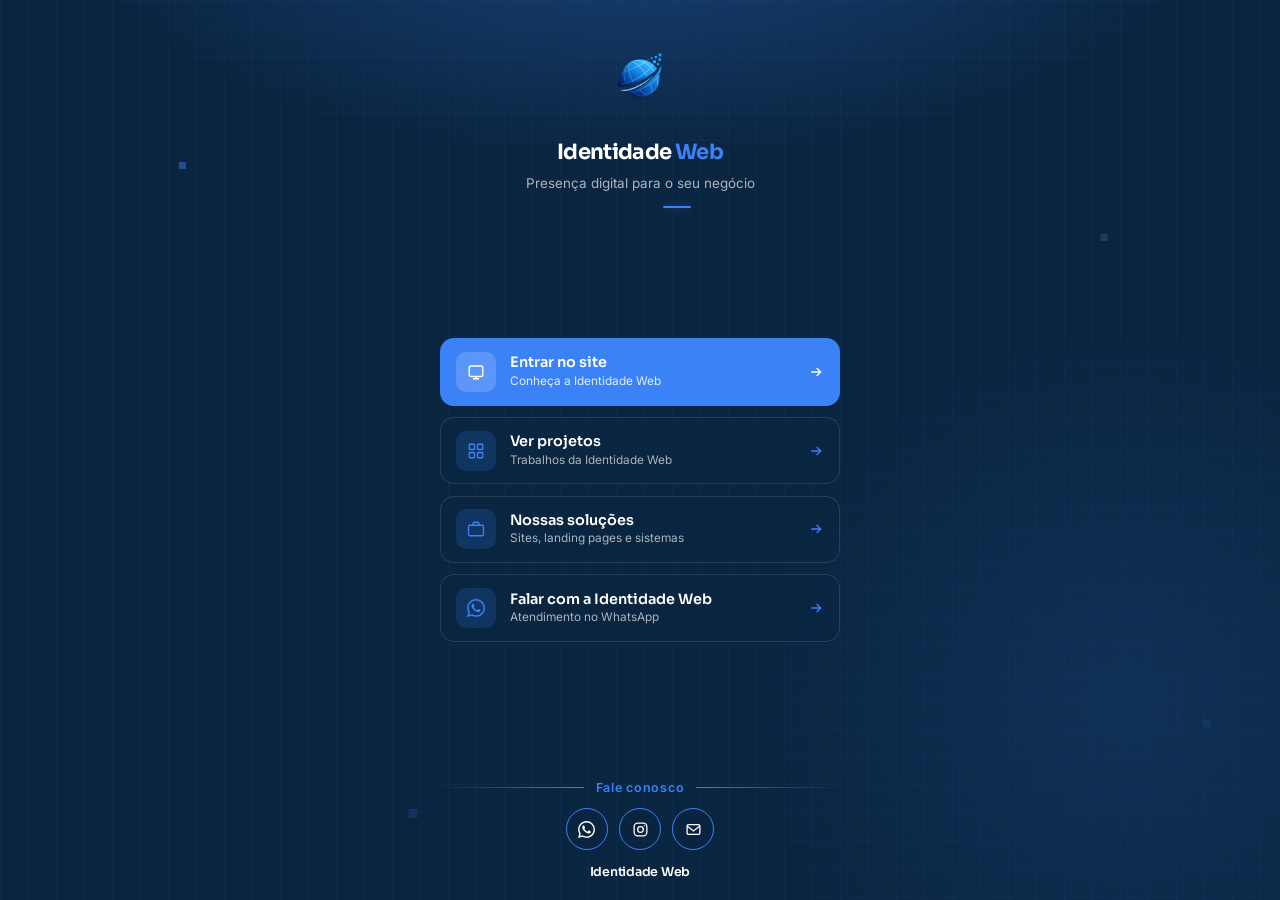
<file: bio/index.html>
<!DOCTYPE html>
<html lang="pt-BR">
<head>
  <meta charset="UTF-8" />
  <meta name="viewport" content="width=device-width, initial-scale=1.0, viewport-fit=cover" />
  <meta name="robots" content="index, follow" />
  <link rel="canonical" href="https://identidadeweb.com/bio/" />
  <meta name="description" content="Sites profissionais, landing pages e soluções digitais sob medida para empresas. Identidade Web." />
  <meta name="theme-color" content="#0A2540" />
  <meta property="og:title" content="Identidade Web | Presença Digital" />
  <meta property="og:description" content="Sites profissionais, landing pages e soluções digitais sob medida para empresas." />
  <meta property="og:url" content="https://identidadeweb.com/bio/" />
  <meta property="og:type" content="website" />
  <meta property="og:image" content="https://identidadeweb.com/assets/logo%20identidade%20web.png" />
  <title>Identidade Web | Presença Digital</title>
  <link rel="icon" type="image/png" href="../assets/logo%20identidade%20web.png" sizes="96x96" />
  <link rel="apple-touch-icon" href="../assets/logo%20identidade%20web.png" sizes="180x180" />
  <link rel="preconnect" href="https://fonts.googleapis.com" />
  <link rel="preconnect" href="https://fonts.gstatic.com" crossorigin />
  <link href="https://fonts.googleapis.com/css2?family=Inter:wght@400;500;600;700&family=Sora:wght@600;700&display=swap" rel="stylesheet" />
  <style>
    :root {
      --navy: #0A2540;
      --accent: #3B82F6;
      --accent-hover: #2563EB;
      --white: #FFFFFF;
      --muted: rgba(255, 255, 255, 0.66);
      --line: rgba(255, 255, 255, 0.12);
    --radius: 14px;
      --ease: 0.25s ease;
    }

    @keyframes fade-up {
      from { opacity: 0; transform: translateY(12px); }
      to { opacity: 1; transform: translateY(0); }
    }

    @keyframes glow {
      0%, 100% { filter: drop-shadow(0 8px 18px rgba(59, 130, 246, 0.28)); }
      50% { filter: drop-shadow(0 10px 28px rgba(59, 130, 246, 0.5)); }
    }

    @keyframes pulse-soft {
      0%, 100% { box-shadow: 0 8px 22px rgba(59, 130, 246, 0.28); }
      50% { box-shadow: 0 10px 28px rgba(59, 130, 246, 0.42); }
    }

    *, *::before, *::after { box-sizing: border-box; margin: 0; padding: 0; }

    html, body {
      height: 100%;
      overflow: hidden;
    }

    body {
      font-family: 'Inter', system-ui, sans-serif;
      background-color: var(--navy);
      background-image:
        radial-gradient(ellipse 80% 50% at 50% -10%, rgba(59, 130, 246, 0.32), transparent 55%),
        radial-gradient(circle at 88% 78%, rgba(59, 130, 246, 0.12), transparent 28%),
        linear-gradient(rgba(59, 130, 246, 0.05) 1px, transparent 1px),
        linear-gradient(90deg, rgba(59, 130, 246, 0.05) 1px, transparent 1px);
      background-size: auto, auto, 28px 28px, 28px 28px;
      color: var(--white);
      -webkit-font-smoothing: antialiased;
    }

    body::before {
      content: '';
      position: fixed;
      width: 7px;
      height: 7px;
      background: var(--accent);
      opacity: 0.45;
      top: 18%;
      left: 14%;
      box-shadow:
        72vw 8vh 0 0 rgba(147, 197, 253, 0.35),
        18vw 72vh 0 1px rgba(59, 130, 246, 0.35),
        80vw 62vh 0 0 rgba(59, 130, 246, 0.25);
      pointer-events: none;
      z-index: 0;
    }

    a { color: inherit; text-decoration: none; }

    .wrap {
      position: relative;
      z-index: 1;
      width: min(400px, calc(100% - 2rem));
      height: 100dvh;
      height: 100svh;
      margin: 0 auto;
      padding: max(1.75rem, env(safe-area-inset-top)) 0 max(1.25rem, env(safe-area-inset-bottom));
      display: flex;
      flex-direction: column;
      justify-content: space-between;
    }

    .brand {
      text-align: center;
      flex-shrink: 0;
      padding-top: 0.35rem;
    }

    .brand-logo {
      width: 92px;
      height: 92px;
      margin: 0 auto 0.85rem;
      display: grid;
      place-items: center;
    }

    .brand-logo img {
      width: 88px;
      height: 88px;
      object-fit: contain;
      display: block;
      animation: fade-up 0.6s ease both, glow 4.5s ease-in-out 0.6s infinite;
    }

    .brand h1 { animation: fade-up 0.6s ease 0.08s both; }
    .brand p { animation: fade-up 0.6s ease 0.16s both; }

    .brand h1 {
      font-family: 'Sora', sans-serif;
      font-size: 1.32rem;
      letter-spacing: -0.03em;
      margin-bottom: 0.4rem;
    }

    .brand h1 span { color: var(--accent); }

    .brand p {
      display: inline-block;
      position: relative;
      font-size: 0.84rem;
      line-height: 1.45;
      color: var(--muted);
      padding-bottom: 0.95rem;
    }

    .brand p::after {
      content: '';
      position: absolute;
      left: 50%;
      bottom: 0;
      width: 28px;
      height: 2px;
      border-radius: 999px;
      background: var(--accent);
      box-shadow: 0 0 10px rgba(59, 130, 246, 0.45);
      transform: translateX(-50%);
      animation:
        line-out 1.3s ease-in-out 0.5s forwards,
        line-scan 5.8s ease-in-out 1.8s infinite;
    }

    @keyframes line-out {
      from { left: 50%; transform: translateX(-50%); }
      to { left: 66%; transform: translateX(-50%); }
    }

    @keyframes line-scan {
      0%, 100% { left: 66%; transform: translateX(-50%); }
      50% { left: 34%; transform: translateX(-50%); }
    }

    .links {
      display: flex;
      flex-direction: column;
      gap: 0.7rem;
      padding: 0.35rem 0 0.5rem;
    }

    .card {
      display: grid;
      grid-template-columns: 40px minmax(0, 1fr) 16px;
      align-items: center;
      column-gap: 0.85rem;
      min-height: 64px;
      padding: 0.8rem 0.95rem;
      background: rgba(10, 37, 64, 0.35);
      border: 1px solid var(--line);
      border-radius: var(--radius);
      animation: fade-up 0.55s ease both;
      transition: transform var(--ease), border-color var(--ease), background var(--ease), box-shadow var(--ease);
    }

    .links .card:nth-child(1) { animation-delay: 0.22s; }
    .links .card:nth-child(2) { animation-delay: 0.3s; }
    .links .card:nth-child(3) { animation-delay: 0.38s; }
    .links .card:nth-child(4) { animation-delay: 0.46s; }

    .card:hover,
    .card:focus-visible {
      transform: translateY(-3px);
      border-color: rgba(59, 130, 246, 0.55);
      background: rgba(59, 130, 246, 0.12);
    }

    .card:hover .card-icon,
    .card:focus-visible .card-icon {
      transform: scale(1.06);
    }

    .card:hover .card-arrow,
    .card:focus-visible .card-arrow {
      transform: translateX(4px);
    }

    .card-primary {
      background: var(--accent);
      border-color: transparent;
      animation: fade-up 0.55s ease 0.22s both, pulse-soft 3.8s ease-in-out 1s infinite;
    }

    .card-primary:hover,
    .card-primary:focus-visible {
      background: var(--accent-hover);
      border-color: transparent;
      box-shadow: 0 12px 28px rgba(37, 99, 235, 0.38);
    }

    .card-icon {
      width: 40px;
      height: 40px;
      display: flex;
      align-items: center;
      justify-content: center;
      border-radius: 10px;
      background: rgba(59, 130, 246, 0.18);
      color: var(--accent);
      transition: transform var(--ease);
    }

    .card-primary .card-icon {
      background: rgba(255, 255, 255, 0.16);
      color: var(--white);
    }

    .card-icon svg { width: 18px; height: 18px; display: block; }

    .card-text { min-width: 0; }

    .card-text strong {
      display: block;
      font-family: 'Sora', sans-serif;
      font-size: 0.9rem;
      font-weight: 600;
      line-height: 1.2;
    }

    .card-sub {
      display: block;
      margin-top: 0.14rem;
      font-size: 0.74rem;
      line-height: 1.3;
      color: var(--muted);
    }

    .card-primary .card-sub { color: rgba(255, 255, 255, 0.86); }

    .card-arrow {
      width: 16px;
      height: 16px;
      color: var(--accent);
      justify-self: end;
      transition: transform var(--ease);
    }

    .card-primary .card-arrow { color: var(--white); }

    .bottom {
      flex-shrink: 0;
      padding-top: 0.35rem;
      text-align: center;
      animation: fade-up 0.55s ease 0.54s both;
    }

    .speak {
      display: flex;
      align-items: center;
      gap: 0.7rem;
      margin-bottom: 0.85rem;
    }

    .speak::before,
    .speak::after {
      content: '';
      flex: 1;
      height: 1px;
      background: linear-gradient(90deg, transparent, var(--accent));
    }

    .speak::after {
      background: linear-gradient(90deg, var(--accent), transparent);
    }

    .speak span {
      font-size: 0.78rem;
      font-weight: 600;
      letter-spacing: 0.06em;
      color: var(--accent);
      white-space: nowrap;
    }

    .social {
      display: flex;
      justify-content: center;
      gap: 0.7rem;
      margin-bottom: 0.85rem;
    }

    .social a {
      width: 42px;
      height: 42px;
      display: grid;
      place-items: center;
      border: 1px solid var(--accent);
      border-radius: 50%;
      color: var(--white);
      background: rgba(10, 37, 64, 0.4);
      transition: transform var(--ease), background var(--ease), box-shadow var(--ease);
    }

    .social a svg { width: 17px; height: 17px; }
    .social a:hover,
    .social a:focus-visible {
      transform: translateY(-2px);
      background: rgba(59, 130, 246, 0.16);
      box-shadow: 0 0 16px rgba(59, 130, 246, 0.25);
    }

    footer {
      font-family: 'Sora', sans-serif;
      font-size: 0.78rem;
      font-weight: 600;
      letter-spacing: -0.02em;
      color: var(--white);
    }

    .card:focus-visible,
    .social a:focus-visible {
      outline: 2px solid var(--accent);
      outline-offset: 2px;
    }

    @media (prefers-reduced-motion: reduce) {
      .brand-logo img,
      .brand h1,
      .brand p,
      .card,
      .card-primary,
      .bottom {
        animation: none !important;
        opacity: 1 !important;
        transform: none !important;
        filter: drop-shadow(0 8px 18px rgba(59, 130, 246, 0.28));
      }
      .brand p::after {
        animation: none !important;
        left: 50% !important;
        transform: translateX(-50%) !important;
      }
    }

    @media (max-height: 680px) {
      .wrap { padding-top: 1.1rem; padding-bottom: 0.9rem; }
      .brand-logo { width: 76px; height: 76px; margin-bottom: 0.7rem; }
      .brand-logo img { width: 72px; height: 72px; }
      .brand h1 { margin-bottom: 0.3rem; }
      .links { gap: 0.55rem; }
      .card { min-height: 56px; padding: 0.7rem 0.9rem; }
    }
  </style>
</head>
<body>
  <div class="wrap">
    <header class="brand">
      <div class="brand-logo">
        <img src="../assets/logo%20identidade%20web.png" alt="Logo Identidade Web" width="88" height="88" />
      </div>
      <h1>Identidade <span>Web</span></h1>
      <p>Presença digital para o seu negócio</p>
    </header>

    <nav class="links" aria-label="Ações">
      <a class="card card-primary" href="https://identidadeweb.com/">
        <span class="card-icon" aria-hidden="true">
          <svg viewBox="0 0 24 24" fill="none" stroke="currentColor" stroke-width="1.8"><rect x="3" y="4" width="18" height="14" rx="2"/><path d="M8 21h8M12 18v3"/></svg>
        </span>
        <span class="card-text">
          <strong>Entrar no site</strong>
          <span class="card-sub">Conheça a Identidade Web</span>
        </span>
        <svg class="card-arrow" viewBox="0 0 24 24" fill="none" stroke="currentColor" stroke-width="2" aria-hidden="true"><path d="M5 12h14M13 6l6 6-6 6"/></svg>
      </a>

      <a class="card" href="https://identidadeweb.com/#projetos">
        <span class="card-icon" aria-hidden="true">
          <svg viewBox="0 0 24 24" fill="none" stroke="currentColor" stroke-width="1.8"><rect x="3" y="3" width="7" height="7" rx="1"/><rect x="14" y="3" width="7" height="7" rx="1"/><rect x="3" y="14" width="7" height="7" rx="1"/><rect x="14" y="14" width="7" height="7" rx="1"/></svg>
        </span>
        <span class="card-text">
          <strong>Ver projetos</strong>
          <span class="card-sub">Trabalhos da Identidade Web</span>
        </span>
        <svg class="card-arrow" viewBox="0 0 24 24" fill="none" stroke="currentColor" stroke-width="2" aria-hidden="true"><path d="M5 12h14M13 6l6 6-6 6"/></svg>
      </a>

      <a class="card" href="https://identidadeweb.com/#servicos">
        <span class="card-icon" aria-hidden="true">
          <svg viewBox="0 0 24 24" fill="none" stroke="currentColor" stroke-width="1.8"><rect x="2" y="7" width="20" height="14" rx="2"/><path d="M16 7V5a2 2 0 00-2-2h-4a2 2 0 00-2 2v2"/></svg>
        </span>
        <span class="card-text">
          <strong>Nossas soluções</strong>
          <span class="card-sub">Sites, landing pages e sistemas</span>
        </span>
        <svg class="card-arrow" viewBox="0 0 24 24" fill="none" stroke="currentColor" stroke-width="2" aria-hidden="true"><path d="M5 12h14M13 6l6 6-6 6"/></svg>
      </a>

      <a class="card" id="cta-whatsapp" href="#">
        <span class="card-icon" aria-hidden="true">
          <svg viewBox="0 0 24 24" fill="currentColor"><path d="M17.472 14.382c-.297-.149-1.758-.867-2.03-.967-.273-.099-.471-.148-.67.15-.197.297-.767.966-.94 1.164-.173.199-.347.223-.644.075-.297-.15-1.255-.463-2.39-1.475-.883-.788-1.48-1.761-1.653-2.059-.173-.297-.018-.458.13-.606.134-.133.298-.347.446-.52.149-.174.198-.298.298-.497.099-.198.05-.371-.025-.52-.075-.149-.669-1.612-.916-2.207-.242-.579-.487-.5-.669-.51-.173-.008-.371-.01-.57-.01-.198 0-.52.074-.792.372-.272.297-1.04 1.016-1.04 2.479 0 1.462 1.065 2.875 1.213 3.074.149.198 2.096 3.2 5.077 4.487.709.306 1.262.489 1.694.625.712.227 1.36.195 1.871.118.571-.085 1.758-.719 2.006-1.413.248-.694.248-1.289.173-1.413-.074-.124-.272-.198-.57-.347m-5.421 7.403h-.004a9.87 9.87 0 01-5.031-1.378l-.361-.214-3.741.982.998-3.648-.235-.374a9.86 9.86 0 01-1.51-5.26c.001-5.45 4.436-9.884 9.888-9.884 2.64 0 5.122 1.03 6.988 2.898a9.825 9.825 0 012.893 6.994c-.003 5.45-4.435 9.884-9.881 9.884m8.413-18.297A11.815 11.815 0 0012.05 0C5.495 0 .16 5.335.157 11.892c0 2.096.547 4.142 1.588 5.945L.057 24l6.305-1.654a11.882 11.882 0 005.683 1.448h.005c6.554 0 11.89-5.335 11.893-11.893a11.821 11.821 0 00-3.48-8.413z"/></svg>
        </span>
        <span class="card-text">
          <strong>Falar com a Identidade Web</strong>
          <span class="card-sub">Atendimento no WhatsApp</span>
        </span>
        <svg class="card-arrow" viewBox="0 0 24 24" fill="none" stroke="currentColor" stroke-width="2" aria-hidden="true"><path d="M5 12h14M13 6l6 6-6 6"/></svg>
      </a>
    </nav>

    <div class="bottom">
      <p class="speak"><span>Fale conosco</span></p>
      <nav class="social" aria-label="Contato">
        <a class="wa-link" href="#" aria-label="WhatsApp">
          <svg viewBox="0 0 24 24" fill="currentColor"><path d="M17.472 14.382c-.297-.149-1.758-.867-2.03-.967-.273-.099-.471-.148-.67.15-.197.297-.767.966-.94 1.164-.173.199-.347.223-.644.075-.297-.15-1.255-.463-2.39-1.475-.883-.788-1.48-1.761-1.653-2.059-.173-.297-.018-.458.13-.606.134-.133.298-.347.446-.52.149-.174.198-.298.298-.497.099-.198.05-.371-.025-.52-.075-.149-.669-1.612-.916-2.207-.242-.579-.487-.5-.669-.51-.173-.008-.371-.01-.57-.01-.198 0-.52.074-.792.372-.272.297-1.04 1.016-1.04 2.479 0 1.462 1.065 2.875 1.213 3.074.149.198 2.096 3.2 5.077 4.487.709.306 1.262.489 1.694.625.712.227 1.36.195 1.871.118.571-.085 1.758-.719 2.006-1.413.248-.694.248-1.289.173-1.413-.074-.124-.272-.198-.57-.347m-5.421 7.403h-.004a9.87 9.87 0 01-5.031-1.378l-.361-.214-3.741.982.998-3.648-.235-.374a9.86 9.86 0 01-1.51-5.26c.001-5.45 4.436-9.884 9.888-9.884 2.64 0 5.122 1.03 6.988 2.898a9.825 9.825 0 012.893 6.994c-.003 5.45-4.435 9.884-9.881 9.884m8.413-18.297A11.815 11.815 0 0012.05 0C5.495 0 .16 5.335.157 11.892c0 2.096.547 4.142 1.588 5.945L.057 24l6.305-1.654a11.882 11.882 0 005.683 1.448h.005c6.554 0 11.89-5.335 11.893-11.893a11.821 11.821 0 00-3.48-8.413z"/></svg>
        </a>
        <a id="link-instagram" href="https://www.instagram.com/identidade.web" target="_blank" rel="noopener noreferrer" aria-label="Instagram">
          <svg viewBox="0 0 24 24" fill="none" stroke="currentColor" stroke-width="1.8"><rect x="3" y="3" width="18" height="18" rx="5"/><circle cx="12" cy="12" r="4"/><circle cx="17.5" cy="6.5" r="1" fill="currentColor" stroke="none"/></svg>
        </a>
        <a href="mailto:contato@identidadeweb.com?subject=Contato%20Identidade%20Web" aria-label="E-mail">
          <svg viewBox="0 0 24 24" fill="none" stroke="currentColor" stroke-width="1.8"><rect x="3" y="5" width="18" height="14" rx="2"/><path d="m3 7 9 7 9-7"/></svg>
        </a>
      </nav>
      <footer>Identidade Web</footer>
    </div>
  </div>

  <script>
    (function () {
      'use strict';
      var WHATSAPP_NUMBER = '5592992534622';
      var WHATSAPP_MESSAGE = 'Olá! Gostaria de conversar sobre os serviços de presença digital para meu negócio.';
      var INSTAGRAM_URL = 'https://www.instagram.com/identidade.web';
      var waUrl = 'https://wa.me/' + WHATSAPP_NUMBER + '?text=' + encodeURIComponent(WHATSAPP_MESSAGE);
      document.querySelectorAll('.wa-link, #cta-whatsapp').forEach(function (el) {
        el.href = waUrl;
        el.target = '_blank';
        el.rel = 'noopener noreferrer';
      });
      var ig = document.getElementById('link-instagram');
      if (ig) ig.href = INSTAGRAM_URL;
    })();
  </script>
</body>
</html>
</file>
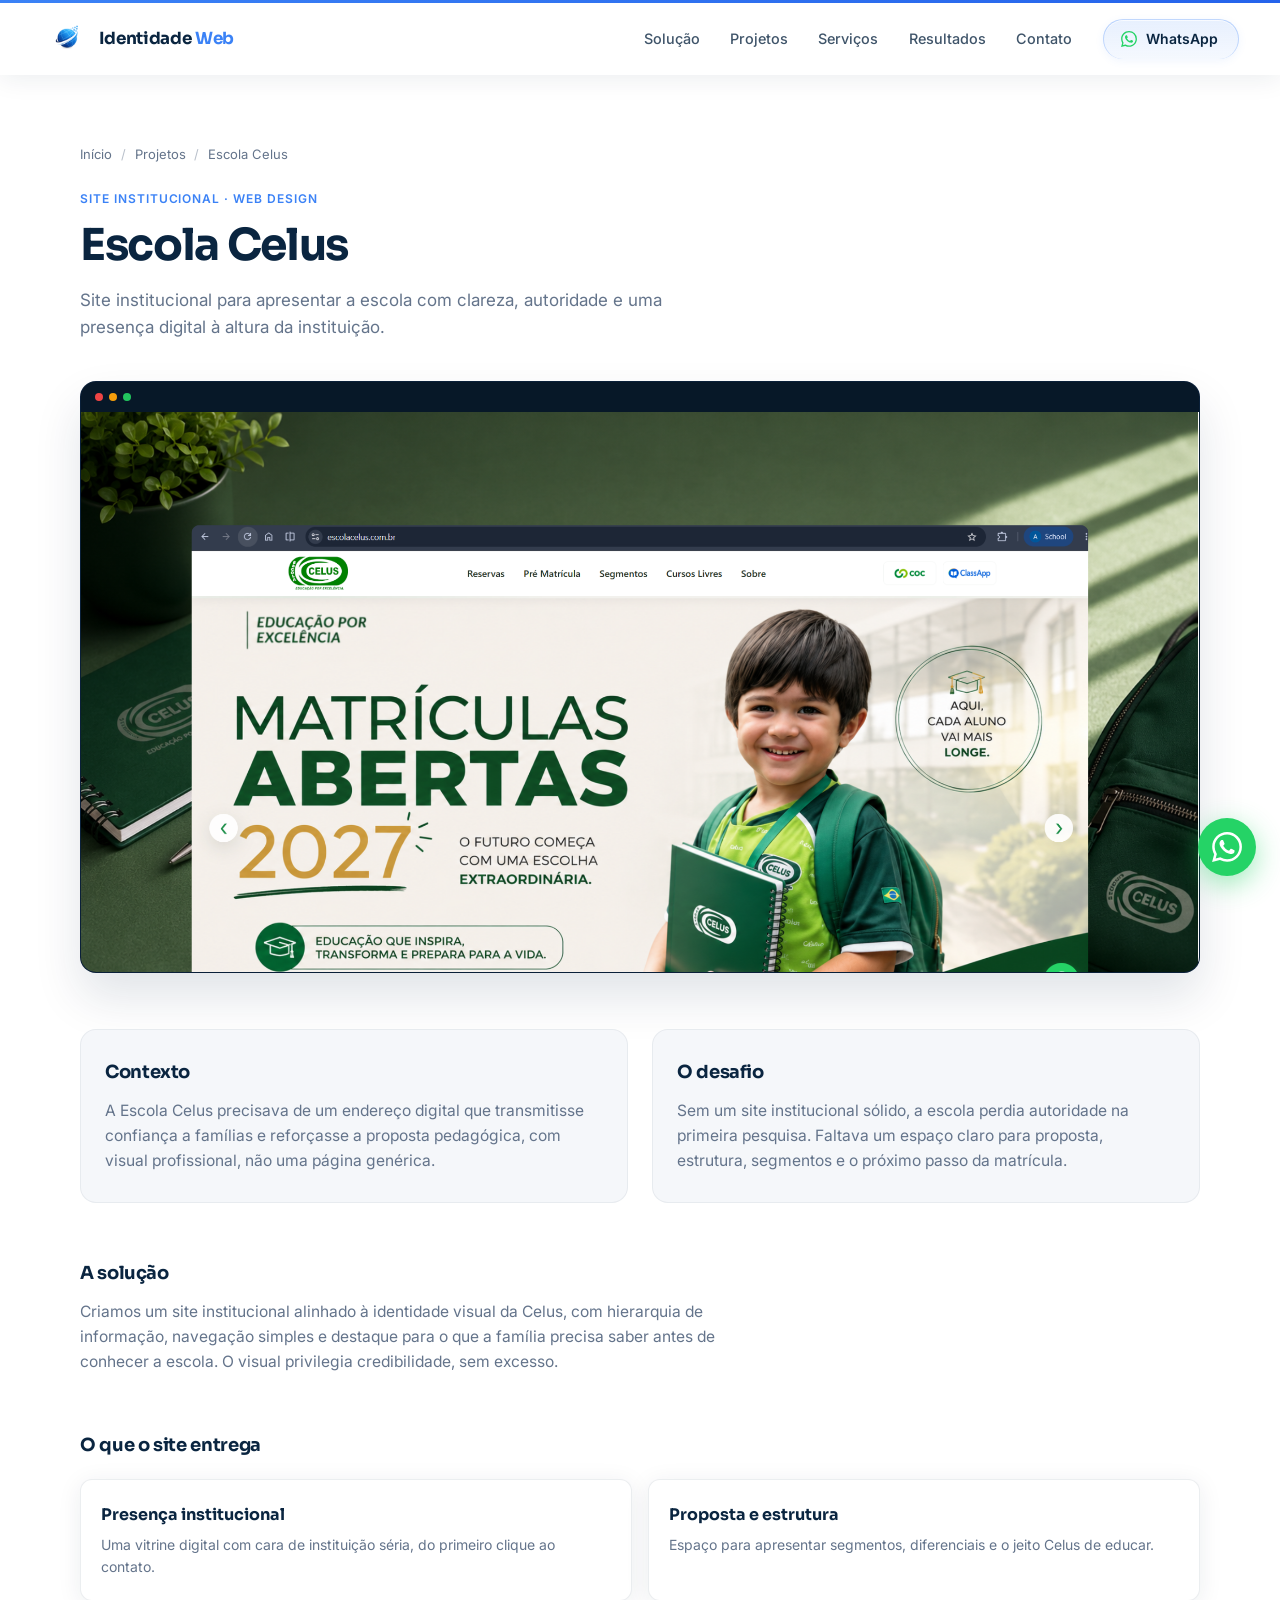
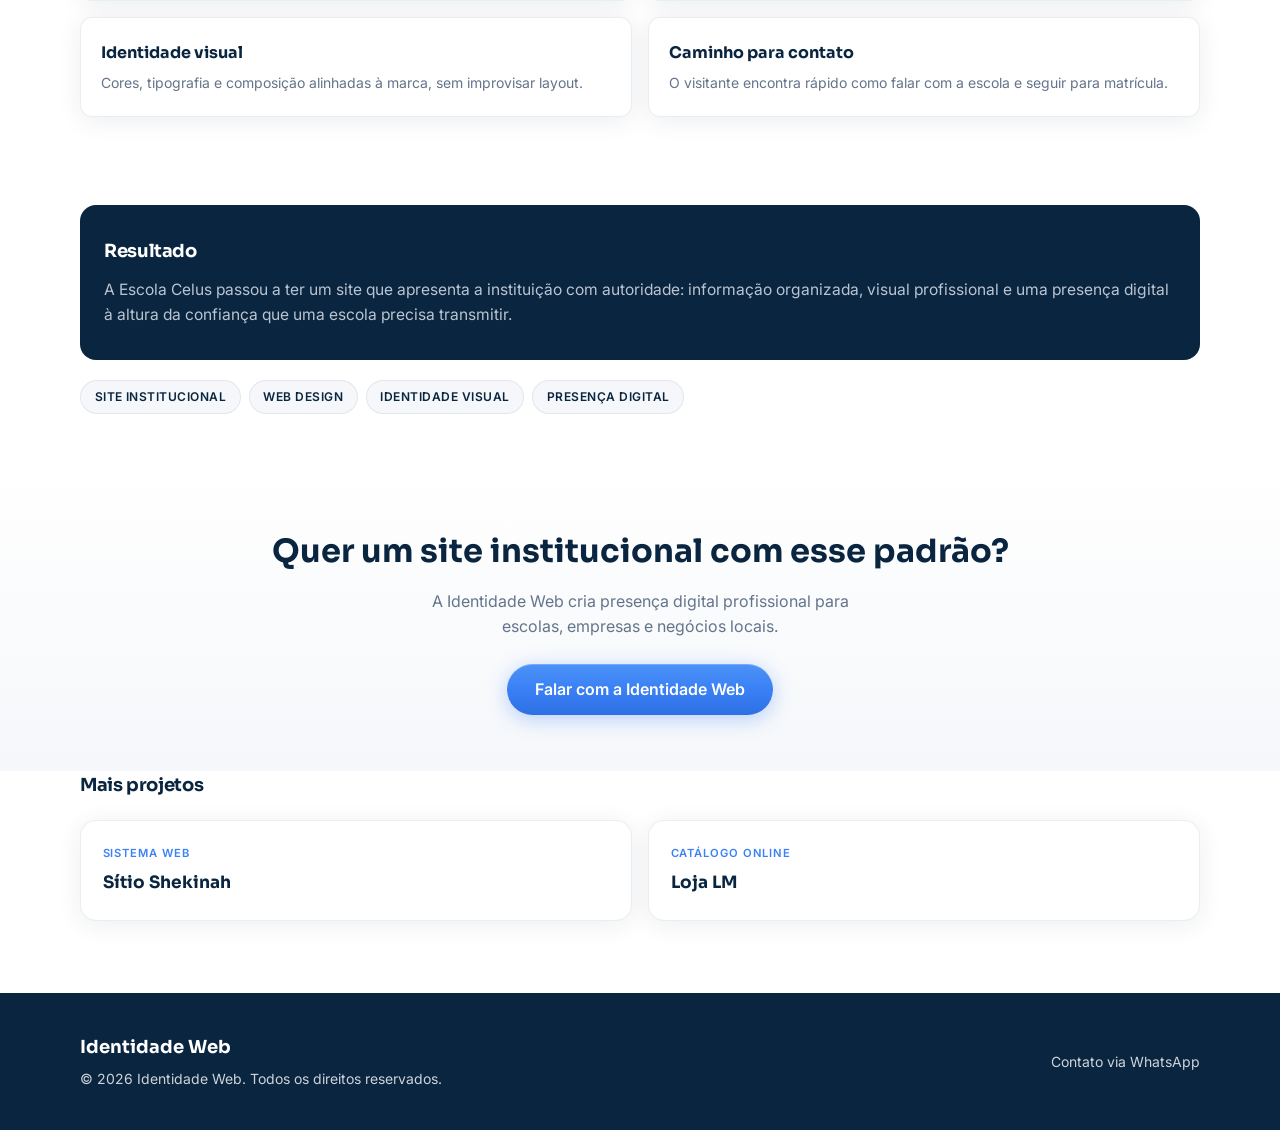
<file: projetos/celus.html>
<!DOCTYPE html>
<html lang="pt-BR">
<head>
  <meta charset="UTF-8" />
  <meta name="viewport" content="width=device-width, initial-scale=1.0" />
  <meta name="robots" content="index, follow" />
  <link rel="canonical" href="https://identidadeweb.com/projetos/celus.html" />
  <meta name="description" content="Case Escola Celus: site institucional desenvolvido pela Identidade Web para fortalecer a presença digital da instituição." />
  <meta name="theme-color" content="#0A2540" />
  <meta property="og:title" content="Escola Celus | Site Institucional | Identidade Web" />
  <meta property="og:description" content="Site institucional desenvolvido para apresentar a proposta, a estrutura e os diferenciais da Escola Celus." />
  <meta property="og:type" content="article" />
  <meta property="og:url" content="https://identidadeweb.com/projetos/celus.html" />
  <meta property="og:image" content="https://identidadeweb.com/assets/carrossel%20celus.png" />
  <title>Escola Celus | Site Institucional | Identidade Web</title>
  <link rel="icon" type="image/png" href="../assets/logo%20identidade%20web.png" />
  <link rel="preconnect" href="https://fonts.googleapis.com" />
  <link rel="preconnect" href="https://fonts.gstatic.com" crossorigin />
  <link href="https://fonts.googleapis.com/css2?family=Inter:wght@400;500;600;700&family=Sora:wght@600;700&display=swap" rel="stylesheet" />
  <link rel="stylesheet" href="case.css" />
</head>
<body data-wa-message="Olá, vi o site da Escola Celus e quero um site institucional para o meu negócio">

  <header class="header" id="header">
    <div class="container header-inner">
      <a href="../index.html" class="logo-link" aria-label="Identidade Web, Início">
        <img class="logo-mark" src="../assets/logo%20identidade%20web.png" alt="Identidade Web" width="44" height="44" decoding="async" />
        <span class="logo-text">Identidade <span>Web</span></span>
      </a>
      <nav class="main-nav" id="main-nav" aria-label="Navegação principal">
        <div class="nav-mobile-head">
          <span class="nav-mobile-brand">Menu</span>
          <button class="nav-close" id="nav-close" aria-label="Fechar menu">
            <svg viewBox="0 0 24 24" fill="none" stroke="currentColor" stroke-width="2" stroke-linecap="round" stroke-linejoin="round" aria-hidden="true"><path d="M18 6 6 18M6 6l12 12"/></svg>
          </button>
        </div>
        <a href="../index.html#solucao">Solução</a>
        <a href="../index.html#projetos">Projetos</a>
        <a href="../index.html#servicos">Serviços</a>
        <a href="../index.html#depoimentos">Resultados</a>
        <a href="../index.html#contato">Contato</a>
        <a class="nav-cta wa-link" href="#" data-wa><svg viewBox="0 0 24 24" fill="currentColor" aria-hidden="true"><path d="M17.472 14.382c-.297-.149-1.758-.867-2.03-.967-.273-.099-.471-.148-.67.15-.197.297-.767.966-.94 1.164-.173.199-.347.223-.644.075-.297-.15-1.255-.463-2.39-1.475-.883-.788-1.48-1.761-1.653-2.059-.173-.297-.018-.458.13-.606.134-.133.298-.347.446-.52.149-.174.198-.298.298-.497.099-.198.05-.371-.025-.52-.075-.149-.669-1.612-.916-2.207-.242-.579-.487-.5-.669-.51-.173-.008-.371-.01-.57-.01-.198 0-.52.074-.792.372-.272.297-1.04 1.016-1.04 2.479 0 1.462 1.065 2.875 1.213 3.074.149.198 2.096 3.2 5.077 4.487.709.306 1.262.489 1.694.625.712.227 1.36.195 1.871.118.571-.085 1.758-.719 2.006-1.413.248-.694.248-1.289.173-1.413-.074-.124-.272-.198-.57-.347m-5.421 7.403h-.004a9.87 9.87 0 01-5.031-1.378l-.361-.214-3.741.982.998-3.648-.235-.374a9.86 9.86 0 01-1.51-5.26c.001-5.45 4.436-9.884 9.888-9.884 2.64 0 5.122 1.03 6.988 2.898a9.825 9.825 0 012.893 6.994c-.003 5.45-4.435 9.884-9.881 9.884m8.413-18.297A11.815 11.815 0 0012.05 0C5.495 0 .16 5.335.157 11.892c0 2.096.547 4.142 1.588 5.945L.057 24l6.305-1.654a11.882 11.882 0 005.683 1.448h.005c6.554 0 11.89-5.335 11.893-11.893a11.821 11.821 0 00-3.48-8.413z"/></svg>WhatsApp</a>
      </nav>
      <button class="nav-toggle" id="nav-toggle" aria-label="Abrir menu" aria-expanded="false" aria-controls="main-nav">
        <span></span><span></span><span></span>
      </button>
    </div>
  </header>
  <div class="nav-overlay" id="nav-overlay"></div>

  <main class="case-main">
    <section class="case-hero">
      <div class="container">
        <nav class="breadcrumb" aria-label="Você está em">
          <a href="../index.html">Início</a>
          <span aria-hidden="true">/</span>
          <a href="../index.html#projetos">Projetos</a>
          <span aria-hidden="true">/</span>
          <span>Escola Celus</span>
        </nav>
        <p class="case-kicker reveal">Site Institucional · Web Design</p>
        <h1 class="reveal reveal-delay-1">Escola Celus</h1>
        <p class="case-lead reveal reveal-delay-2">Site institucional para apresentar a escola com clareza, autoridade e uma presença digital à altura da instituição.</p>
      </div>
    </section>

    <section class="case-media">
      <div class="container">
        <div class="case-frame reveal">
          <div class="case-chrome" aria-hidden="true"><span></span><span></span><span></span></div>
          <div class="case-shot">
            <img src="../assets/carrossel%20celus.png" alt="Site institucional desenvolvido para a Escola Celus" width="1200" height="720" loading="eager" decoding="async" onerror="this.hidden=true" />
            <div class="case-shot-fallback" aria-hidden="true">
              <strong>Celus</strong>
              <span>Site institucional</span>
            </div>
          </div>
        </div>
      </div>
    </section>

    <section class="case-section">
      <div class="container case-grid">
        <article class="case-panel reveal">
          <h2>Contexto</h2>
          <p>A Escola Celus precisava de um endereço digital que transmitisse confiança a famílias e reforçasse a proposta pedagógica, com visual profissional, não uma página genérica.</p>
        </article>
        <article class="case-panel reveal reveal-delay-1">
          <h2>O desafio</h2>
          <p>Sem um site institucional sólido, a escola perdia autoridade na primeira pesquisa. Faltava um espaço claro para proposta, estrutura, segmentos e o próximo passo da matrícula.</p>
        </article>
      </div>
    </section>

    <section class="case-section">
      <div class="container">
        <div class="case-block reveal">
          <h2>A solução</h2>
          <p>Criamos um site institucional alinhado à identidade visual da Celus, com hierarquia de informação, navegação simples e destaque para o que a família precisa saber antes de conhecer a escola. O visual privilegia credibilidade, sem excesso.</p>
        </div>
      </div>
    </section>

    <section class="case-features">
      <div class="container">
        <h2 class="reveal">O que o site entrega</h2>
        <div class="feature-grid">
          <article class="feature-item reveal">
            <h3>Presença institucional</h3>
            <p>Uma vitrine digital com cara de instituição séria, do primeiro clique ao contato.</p>
          </article>
          <article class="feature-item reveal reveal-delay-1">
            <h3>Proposta e estrutura</h3>
            <p>Espaço para apresentar segmentos, diferenciais e o jeito Celus de educar.</p>
          </article>
          <article class="feature-item reveal">
            <h3>Identidade visual</h3>
            <p>Cores, tipografia e composição alinhadas à marca, sem improvisar layout.</p>
          </article>
          <article class="feature-item reveal reveal-delay-1">
            <h3>Caminho para contato</h3>
            <p>O visitante encontra rápido como falar com a escola e seguir para matrícula.</p>
          </article>
        </div>
      </div>
    </section>

    <section class="case-result">
      <div class="container">
        <div class="case-result-box reveal">
          <h2>Resultado</h2>
          <p>A Escola Celus passou a ter um site que apresenta a instituição com autoridade: informação organizada, visual profissional e uma presença digital à altura da confiança que uma escola precisa transmitir.</p>
        </div>
        <div class="tech-list reveal" aria-label="Tecnologias e abordagem">
          <span>Site institucional</span>
          <span>Web design</span>
          <span>Identidade visual</span>
          <span>Presença digital</span>
        </div>
      </div>
    </section>

    <section class="case-cta" aria-labelledby="case-cta-titulo">
      <div class="container">
        <h2 id="case-cta-titulo" class="reveal">Quer um site institucional com esse padrão?</h2>
        <p class="reveal">A Identidade Web cria presença digital profissional para escolas, empresas e negócios locais.</p>
        <a class="btn btn-primary wa-link reveal reveal-delay-1" href="#" data-wa>Falar com a Identidade Web</a>
      </div>
    </section>

    <section class="case-more">
      <div class="container">
        <h2 class="reveal">Mais projetos</h2>
        <div class="more-grid">
          <a class="more-card reveal" href="shekinah.html">
            <span>Sistema Web</span>
            <strong>Sítio Shekinah</strong>
          </a>
          <a class="more-card reveal reveal-delay-1" href="loja-lm.html">
            <span>Catálogo Online</span>
            <strong>Loja LM</strong>
          </a>
        </div>
      </div>
    </section>
  </main>

  <footer class="footer">
    <div class="container footer-inner">
      <div>
        <div class="footer-brand">Identidade Web</div>
        <p>© <span id="ano"></span> Identidade Web. Todos os direitos reservados.</p>
      </div>
      <p><a class="wa-link" href="#" data-wa>Contato via WhatsApp</a></p>
    </div>
  </footer>

  <a class="wa-float wa-link" href="#" data-wa aria-label="Abrir WhatsApp, Identidade Web">
    <svg viewBox="0 0 24 24" fill="currentColor" aria-hidden="true"><path d="M17.472 14.382c-.297-.149-1.758-.867-2.03-.967-.273-.099-.471-.148-.67.15-.197.297-.767.966-.94 1.164-.173.199-.347.223-.644.075-.297-.15-1.255-.463-2.39-1.475-.883-.788-1.48-1.761-1.653-2.059-.173-.297-.018-.458.13-.606.134-.133.298-.347.446-.52.149-.174.198-.298.298-.497.099-.198.05-.371-.025-.52-.075-.149-.669-1.612-.916-2.207-.242-.579-.487-.5-.669-.51-.173-.008-.371-.01-.57-.01-.198 0-.52.074-.792.372-.272.297-1.04 1.016-1.04 2.479 0 1.462 1.065 2.875 1.213 3.074.149.198 2.096 3.2 5.077 4.487.709.306 1.262.489 1.694.625.712.227 1.36.195 1.871.118.571-.085 1.758-.719 2.006-1.413.248-.694.248-1.289.173-1.413-.074-.124-.272-.198-.57-.347m-5.421 7.403h-.004a9.87 9.87 0 01-5.031-1.378l-.361-.214-3.741.982.998-3.648-.235-.374a9.86 9.86 0 01-1.51-5.26c.001-5.45 4.436-9.884 9.888-9.884 2.64 0 5.122 1.03 6.988 2.898a9.825 9.825 0 012.893 6.994c-.003 5.45-4.435 9.884-9.881 9.884m8.413-18.297A11.815 11.815 0 0012.05 0C5.495 0 .16 5.335.157 11.892c0 2.096.547 4.142 1.588 5.945L.057 24l6.305-1.654a11.882 11.882 0 005.683 1.448h.005c6.554 0 11.89-5.335 11.893-11.893a11.821 11.821 0 00-3.48-8.413z"/></svg>
  </a>

  <script src="case.js"></script>
</body>
</html>
</file>
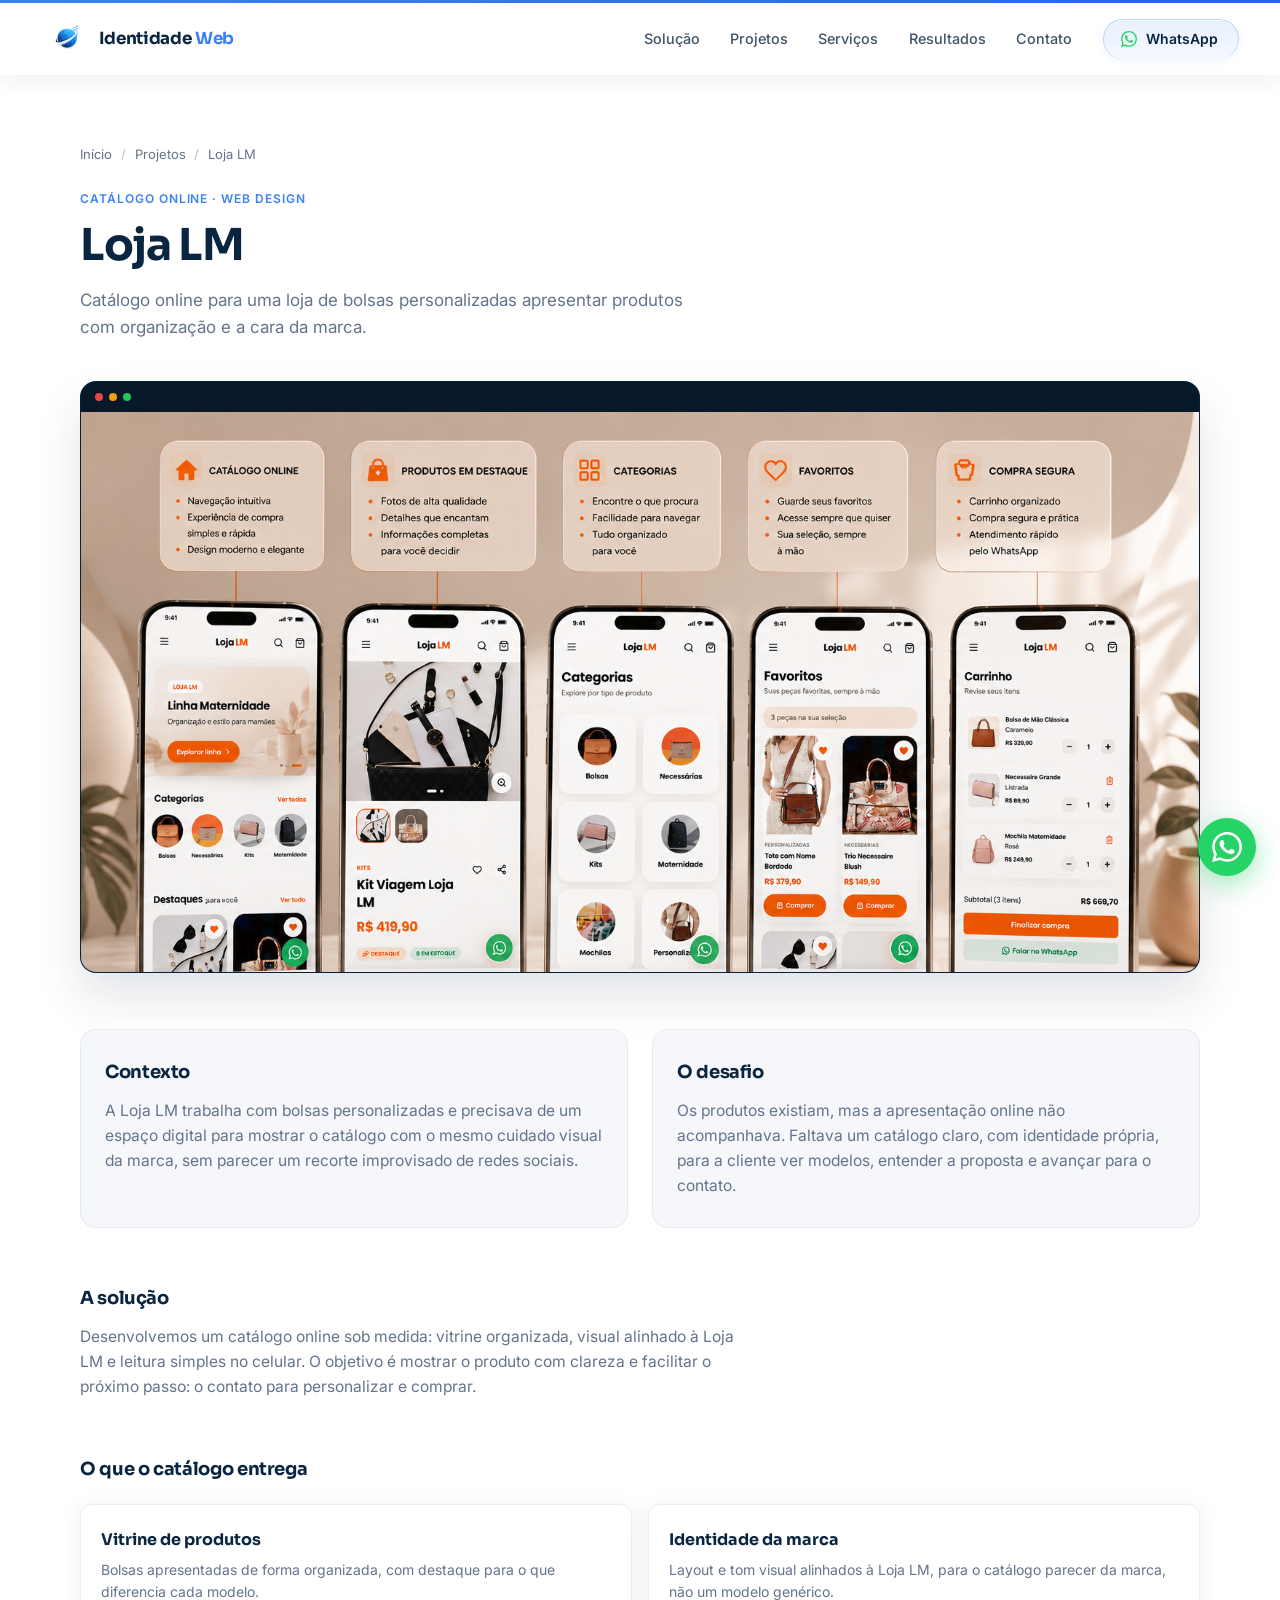
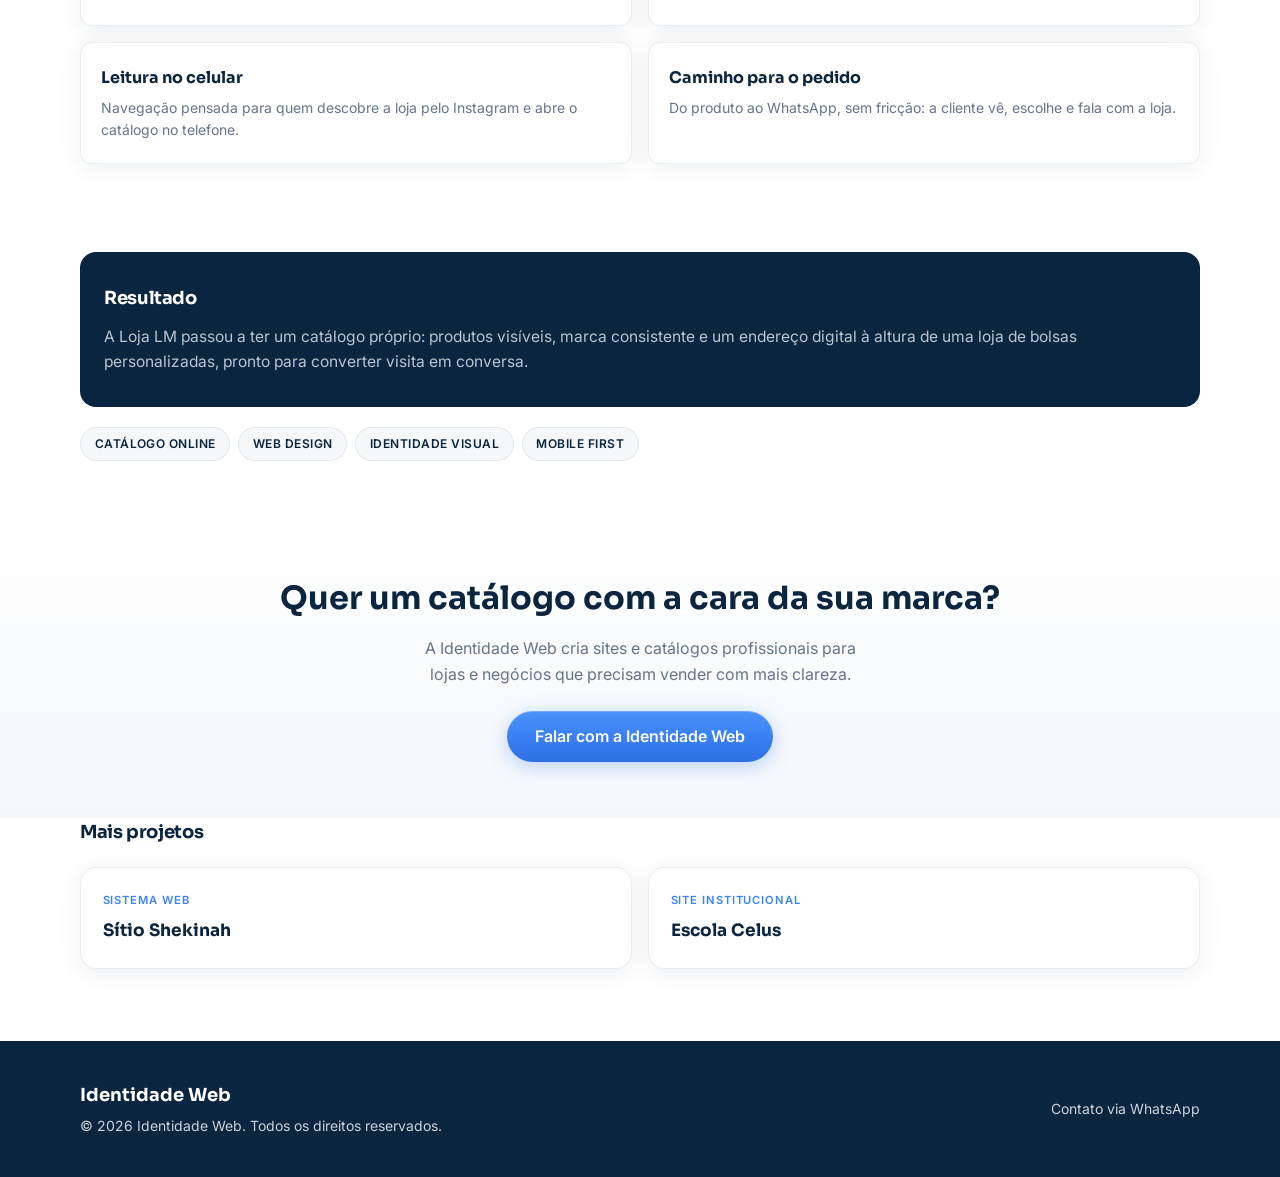
<file: projetos/loja-lm.html>
<!DOCTYPE html>
<html lang="pt-BR">
<head>
  <meta charset="UTF-8" />
  <meta name="viewport" content="width=device-width, initial-scale=1.0" />
  <meta name="robots" content="index, follow" />
  <link rel="canonical" href="https://identidadeweb.com/projetos/loja-lm.html" />
  <meta name="description" content="Case Loja LM: catálogo online de bolsas personalizadas desenvolvido pela Identidade Web para apresentar produtos com a identidade da marca." />
  <meta name="theme-color" content="#0A2540" />
  <meta property="og:title" content="Loja LM | Catálogo Online | Identidade Web" />
  <meta property="og:description" content="Catálogo online desenvolvido sob medida para a Loja LM, loja de bolsas personalizadas." />
  <meta property="og:type" content="article" />
  <meta property="og:url" content="https://identidadeweb.com/projetos/loja-lm.html" />
  <meta property="og:image" content="https://identidadeweb.com/assets/loja%20lm.png" />
  <title>Loja LM | Catálogo Online | Identidade Web</title>
  <link rel="icon" type="image/png" href="../assets/logo%20identidade%20web.png" />
  <link rel="preconnect" href="https://fonts.googleapis.com" />
  <link rel="preconnect" href="https://fonts.gstatic.com" crossorigin />
  <link href="https://fonts.googleapis.com/css2?family=Inter:wght@400;500;600;700&family=Sora:wght@600;700&display=swap" rel="stylesheet" />
  <link rel="stylesheet" href="case.css" />
</head>
<body data-wa-message="Olá, vi o catálogo da Loja LM e quero um catálogo online para o meu negócio">

  <header class="header" id="header">
    <div class="container header-inner">
      <a href="../index.html" class="logo-link" aria-label="Identidade Web, Início">
        <img class="logo-mark" src="../assets/logo%20identidade%20web.png" alt="Identidade Web" width="44" height="44" decoding="async" />
        <span class="logo-text">Identidade <span>Web</span></span>
      </a>
      <nav class="main-nav" id="main-nav" aria-label="Navegação principal">
        <div class="nav-mobile-head">
          <span class="nav-mobile-brand">Menu</span>
          <button class="nav-close" id="nav-close" aria-label="Fechar menu">
            <svg viewBox="0 0 24 24" fill="none" stroke="currentColor" stroke-width="2" stroke-linecap="round" stroke-linejoin="round" aria-hidden="true"><path d="M18 6 6 18M6 6l12 12"/></svg>
          </button>
        </div>
        <a href="../index.html#solucao">Solução</a>
        <a href="../index.html#projetos">Projetos</a>
        <a href="../index.html#servicos">Serviços</a>
        <a href="../index.html#depoimentos">Resultados</a>
        <a href="../index.html#contato">Contato</a>
        <a class="nav-cta wa-link" href="#" data-wa><svg viewBox="0 0 24 24" fill="currentColor" aria-hidden="true"><path d="M17.472 14.382c-.297-.149-1.758-.867-2.03-.967-.273-.099-.471-.148-.67.15-.197.297-.767.966-.94 1.164-.173.199-.347.223-.644.075-.297-.15-1.255-.463-2.39-1.475-.883-.788-1.48-1.761-1.653-2.059-.173-.297-.018-.458.13-.606.134-.133.298-.347.446-.52.149-.174.198-.298.298-.497.099-.198.05-.371-.025-.52-.075-.149-.669-1.612-.916-2.207-.242-.579-.487-.5-.669-.51-.173-.008-.371-.01-.57-.01-.198 0-.52.074-.792.372-.272.297-1.04 1.016-1.04 2.479 0 1.462 1.065 2.875 1.213 3.074.149.198 2.096 3.2 5.077 4.487.709.306 1.262.489 1.694.625.712.227 1.36.195 1.871.118.571-.085 1.758-.719 2.006-1.413.248-.694.248-1.289.173-1.413-.074-.124-.272-.198-.57-.347m-5.421 7.403h-.004a9.87 9.87 0 01-5.031-1.378l-.361-.214-3.741.982.998-3.648-.235-.374a9.86 9.86 0 01-1.51-5.26c.001-5.45 4.436-9.884 9.888-9.884 2.64 0 5.122 1.03 6.988 2.898a9.825 9.825 0 012.893 6.994c-.003 5.45-4.435 9.884-9.881 9.884m8.413-18.297A11.815 11.815 0 0012.05 0C5.495 0 .16 5.335.157 11.892c0 2.096.547 4.142 1.588 5.945L.057 24l6.305-1.654a11.882 11.882 0 005.683 1.448h.005c6.554 0 11.89-5.335 11.893-11.893a11.821 11.821 0 00-3.48-8.413z"/></svg>WhatsApp</a>
      </nav>
      <button class="nav-toggle" id="nav-toggle" aria-label="Abrir menu" aria-expanded="false" aria-controls="main-nav">
        <span></span><span></span><span></span>
      </button>
    </div>
  </header>
  <div class="nav-overlay" id="nav-overlay"></div>

  <main class="case-main">
    <section class="case-hero">
      <div class="container">
        <nav class="breadcrumb" aria-label="Você está em">
          <a href="../index.html">Início</a>
          <span aria-hidden="true">/</span>
          <a href="../index.html#projetos">Projetos</a>
          <span aria-hidden="true">/</span>
          <span>Loja LM</span>
        </nav>
        <p class="case-kicker reveal">Catálogo Online · Web Design</p>
        <h1 class="reveal reveal-delay-1">Loja LM</h1>
        <p class="case-lead reveal reveal-delay-2">Catálogo online para uma loja de bolsas personalizadas apresentar produtos com organização e a cara da marca.</p>
      </div>
    </section>

    <section class="case-media">
      <div class="container">
        <div class="case-frame reveal">
          <div class="case-chrome" aria-hidden="true"><span></span><span></span><span></span></div>
          <div class="case-shot">
            <img src="../assets/telas%20loja%20lm.png" alt="Catálogo online desenvolvido para a Loja LM, loja de bolsas personalizadas" width="1200" height="720" loading="eager" decoding="async" onerror="this.hidden=true" />
            <div class="case-shot-fallback" aria-hidden="true">
              <strong>Loja LM</strong>
              <span>Catálogo online</span>
            </div>
          </div>
        </div>
      </div>
    </section>

    <section class="case-section">
      <div class="container case-grid">
        <article class="case-panel reveal">
          <h2>Contexto</h2>
          <p>A Loja LM trabalha com bolsas personalizadas e precisava de um espaço digital para mostrar o catálogo com o mesmo cuidado visual da marca, sem parecer um recorte improvisado de redes sociais.</p>
        </article>
        <article class="case-panel reveal reveal-delay-1">
          <h2>O desafio</h2>
          <p>Os produtos existiam, mas a apresentação online não acompanhava. Faltava um catálogo claro, com identidade própria, para a cliente ver modelos, entender a proposta e avançar para o contato.</p>
        </article>
      </div>
    </section>

    <section class="case-section">
      <div class="container">
        <div class="case-block reveal">
          <h2>A solução</h2>
          <p>Desenvolvemos um catálogo online sob medida: vitrine organizada, visual alinhado à Loja LM e leitura simples no celular. O objetivo é mostrar o produto com clareza e facilitar o próximo passo: o contato para personalizar e comprar.</p>
        </div>
      </div>
    </section>

    <section class="case-features">
      <div class="container">
        <h2 class="reveal">O que o catálogo entrega</h2>
        <div class="feature-grid">
          <article class="feature-item reveal">
            <h3>Vitrine de produtos</h3>
            <p>Bolsas apresentadas de forma organizada, com destaque para o que diferencia cada modelo.</p>
          </article>
          <article class="feature-item reveal reveal-delay-1">
            <h3>Identidade da marca</h3>
            <p>Layout e tom visual alinhados à Loja LM, para o catálogo parecer da marca, não um modelo genérico.</p>
          </article>
          <article class="feature-item reveal">
            <h3>Leitura no celular</h3>
            <p>Navegação pensada para quem descobre a loja pelo Instagram e abre o catálogo no telefone.</p>
          </article>
          <article class="feature-item reveal reveal-delay-1">
            <h3>Caminho para o pedido</h3>
            <p>Do produto ao WhatsApp, sem fricção: a cliente vê, escolhe e fala com a loja.</p>
          </article>
        </div>
      </div>
    </section>

    <section class="case-result">
      <div class="container">
        <div class="case-result-box reveal">
          <h2>Resultado</h2>
          <p>A Loja LM passou a ter um catálogo próprio: produtos visíveis, marca consistente e um endereço digital à altura de uma loja de bolsas personalizadas, pronto para converter visita em conversa.</p>
        </div>
        <div class="tech-list reveal" aria-label="Tecnologias e abordagem">
          <span>Catálogo online</span>
          <span>Web design</span>
          <span>Identidade visual</span>
          <span>Mobile first</span>
        </div>
      </div>
    </section>

    <section class="case-cta" aria-labelledby="case-cta-titulo">
      <div class="container">
        <h2 id="case-cta-titulo" class="reveal">Quer um catálogo com a cara da sua marca?</h2>
        <p class="reveal">A Identidade Web cria sites e catálogos profissionais para lojas e negócios que precisam vender com mais clareza.</p>
        <a class="btn btn-primary wa-link reveal reveal-delay-1" href="#" data-wa>Falar com a Identidade Web</a>
      </div>
    </section>

    <section class="case-more">
      <div class="container">
        <h2 class="reveal">Mais projetos</h2>
        <div class="more-grid">
          <a class="more-card reveal" href="shekinah.html">
            <span>Sistema Web</span>
            <strong>Sítio Shekinah</strong>
          </a>
          <a class="more-card reveal reveal-delay-1" href="celus.html">
            <span>Site Institucional</span>
            <strong>Escola Celus</strong>
          </a>
        </div>
      </div>
    </section>
  </main>

  <footer class="footer">
    <div class="container footer-inner">
      <div>
        <div class="footer-brand">Identidade Web</div>
        <p>© <span id="ano"></span> Identidade Web. Todos os direitos reservados.</p>
      </div>
      <p><a class="wa-link" href="#" data-wa>Contato via WhatsApp</a></p>
    </div>
  </footer>

  <a class="wa-float wa-link" href="#" data-wa aria-label="Abrir WhatsApp, Identidade Web">
    <svg viewBox="0 0 24 24" fill="currentColor" aria-hidden="true"><path d="M17.472 14.382c-.297-.149-1.758-.867-2.03-.967-.273-.099-.471-.148-.67.15-.197.297-.767.966-.94 1.164-.173.199-.347.223-.644.075-.297-.15-1.255-.463-2.39-1.475-.883-.788-1.48-1.761-1.653-2.059-.173-.297-.018-.458.13-.606.134-.133.298-.347.446-.52.149-.174.198-.298.298-.497.099-.198.05-.371-.025-.52-.075-.149-.669-1.612-.916-2.207-.242-.579-.487-.5-.669-.51-.173-.008-.371-.01-.57-.01-.198 0-.52.074-.792.372-.272.297-1.04 1.016-1.04 2.479 0 1.462 1.065 2.875 1.213 3.074.149.198 2.096 3.2 5.077 4.487.709.306 1.262.489 1.694.625.712.227 1.36.195 1.871.118.571-.085 1.758-.719 2.006-1.413.248-.694.248-1.289.173-1.413-.074-.124-.272-.198-.57-.347m-5.421 7.403h-.004a9.87 9.87 0 01-5.031-1.378l-.361-.214-3.741.982.998-3.648-.235-.374a9.86 9.86 0 01-1.51-5.26c.001-5.45 4.436-9.884 9.888-9.884 2.64 0 5.122 1.03 6.988 2.898a9.825 9.825 0 012.893 6.994c-.003 5.45-4.435 9.884-9.881 9.884m8.413-18.297A11.815 11.815 0 0012.05 0C5.495 0 .16 5.335.157 11.892c0 2.096.547 4.142 1.588 5.945L.057 24l6.305-1.654a11.882 11.882 0 005.683 1.448h.005c6.554 0 11.89-5.335 11.893-11.893a11.821 11.821 0 00-3.48-8.413z"/></svg>
  </a>

  <script src="case.js"></script>
</body>
</html>
</file>
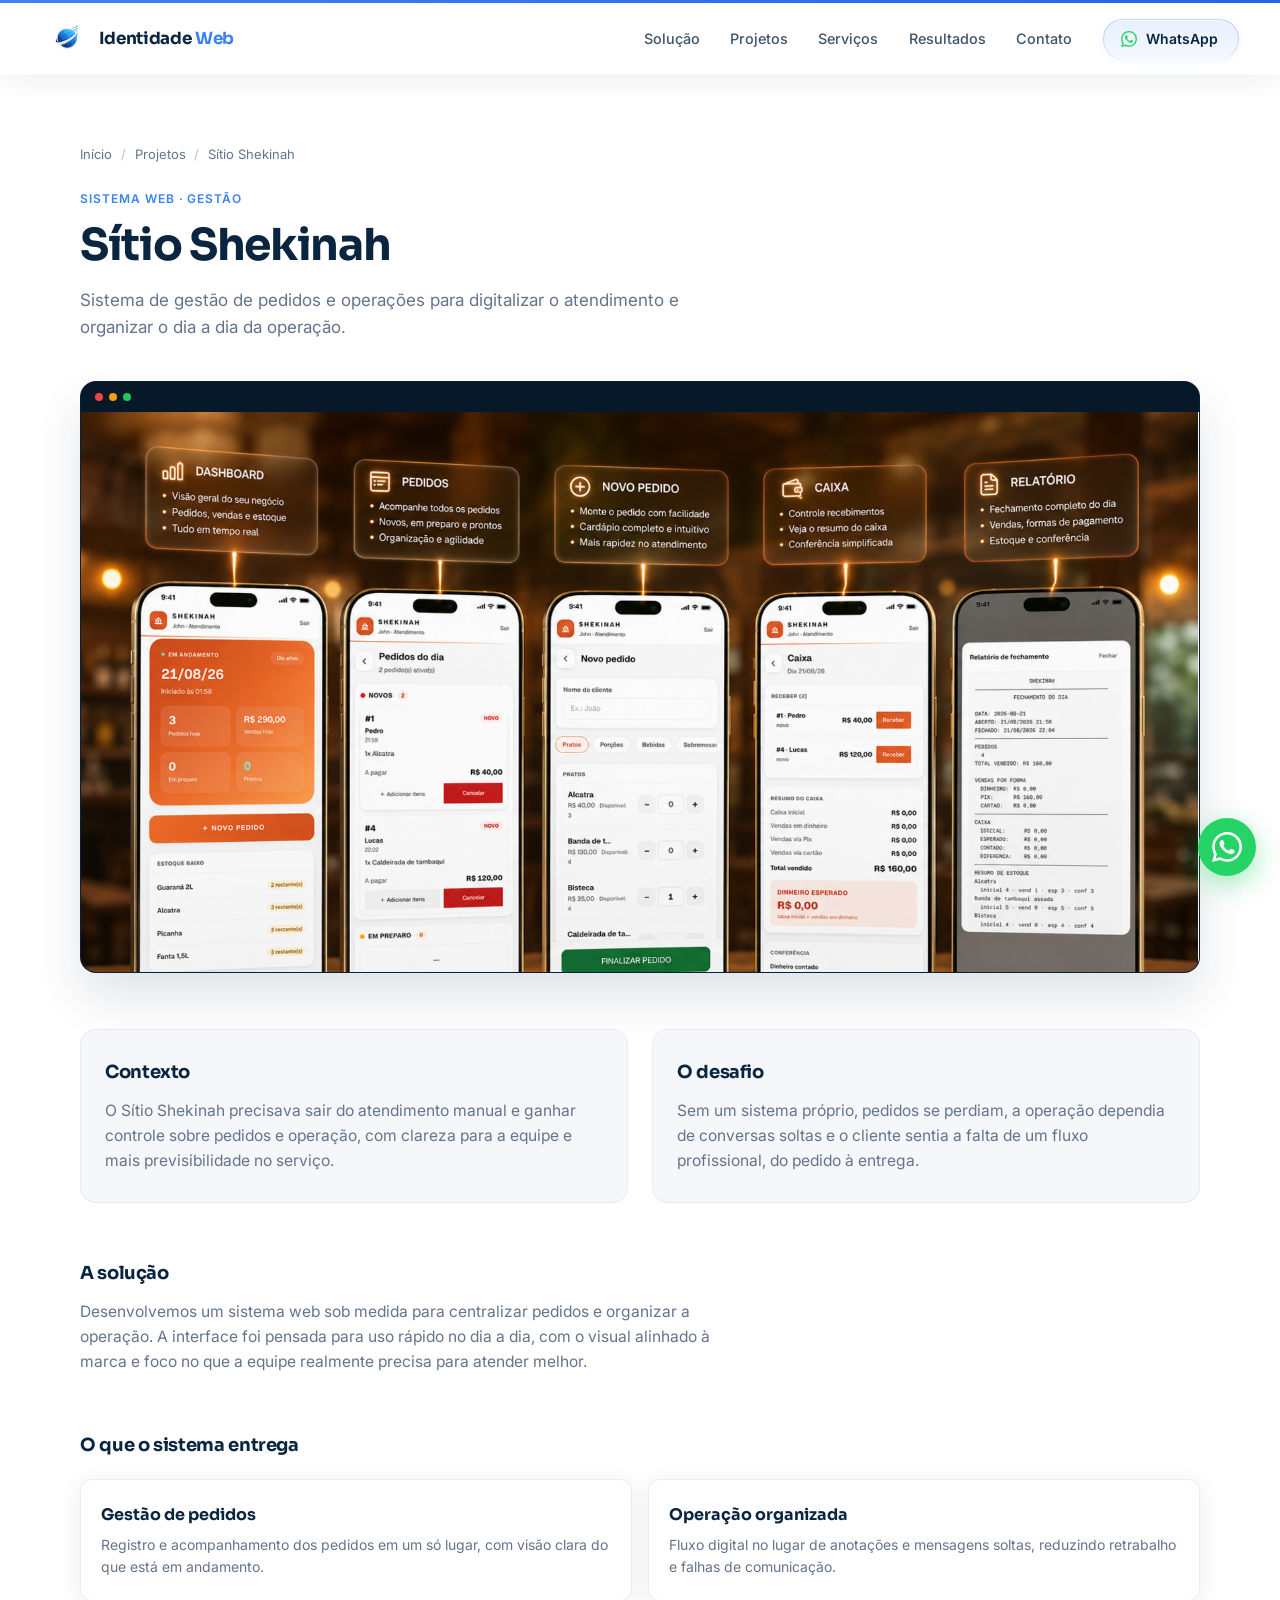
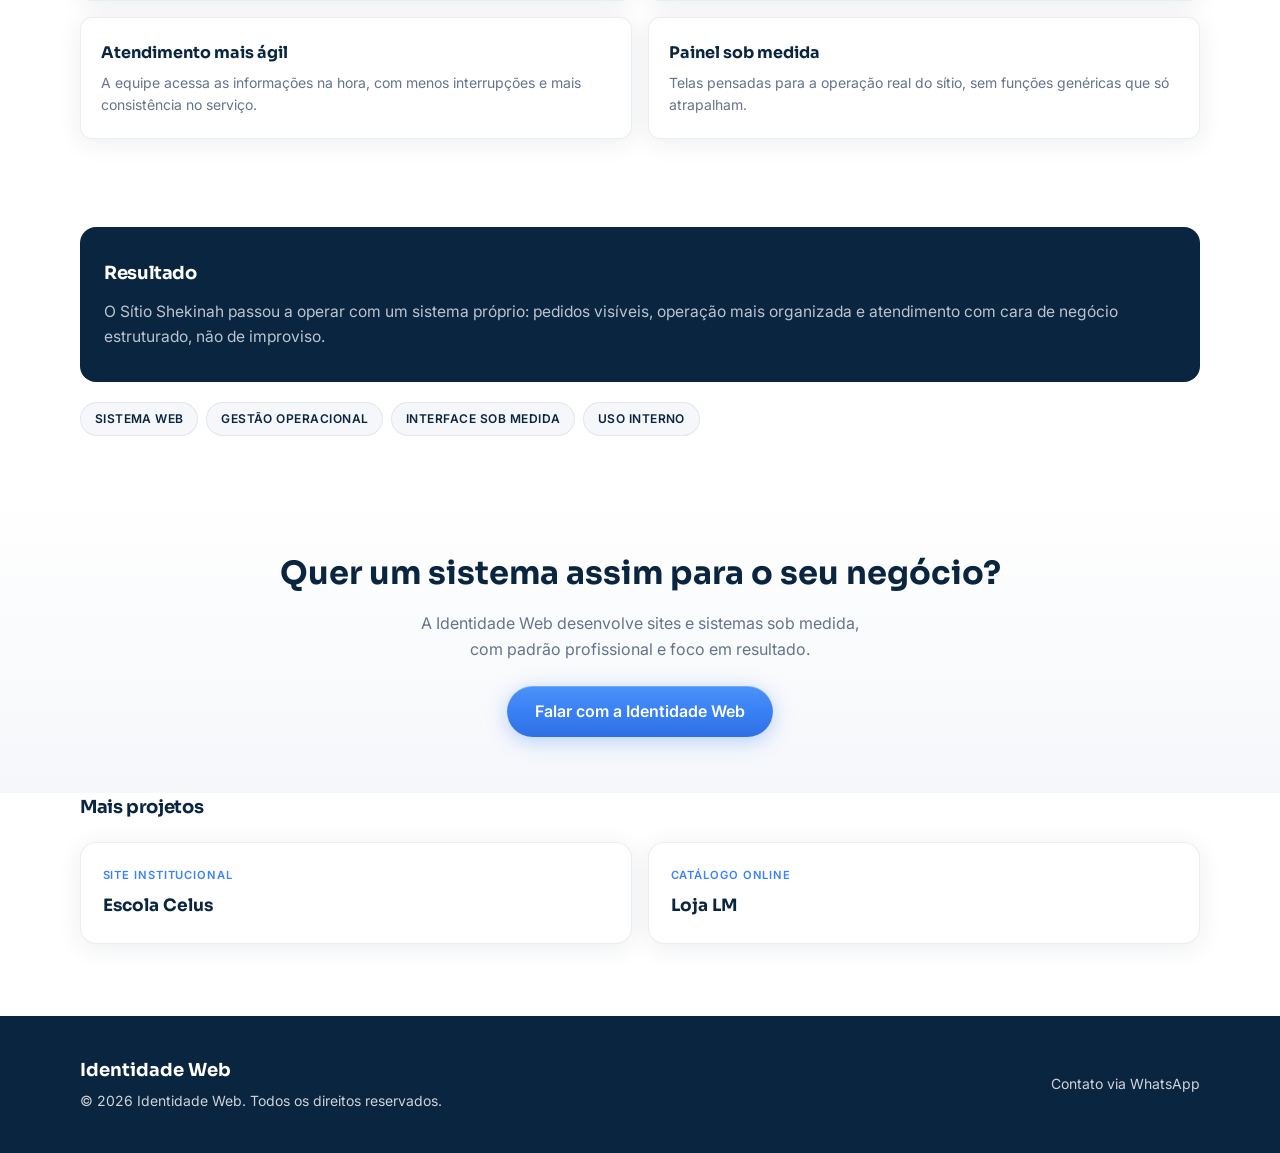
<file: projetos/shekinah.html>
<!DOCTYPE html>
<html lang="pt-BR">
<head>
  <meta charset="UTF-8" />
  <meta name="viewport" content="width=device-width, initial-scale=1.0" />
  <meta name="robots" content="index, follow" />
  <link rel="canonical" href="https://identidadeweb.com/projetos/shekinah.html" />
  <meta name="description" content="Case Sítio Shekinah: sistema web de gestão de pedidos e operações desenvolvido pela Identidade Web para digitalizar o atendimento." />
  <meta name="theme-color" content="#0A2540" />
  <meta property="og:title" content="Sítio Shekinah | Sistema de Gestão | Identidade Web" />
  <meta property="og:description" content="Sistema de gestão de pedidos e operações desenvolvido para digitalizar o atendimento do Sítio Shekinah." />
  <meta property="og:type" content="article" />
  <meta property="og:url" content="https://identidadeweb.com/projetos/shekinah.html" />
  <meta property="og:image" content="https://identidadeweb.com/assets/telas%20shekinah.png" />
  <title>Sítio Shekinah | Sistema de Gestão | Identidade Web</title>
  <link rel="icon" type="image/png" href="../assets/logo%20identidade%20web.png" />
  <link rel="preconnect" href="https://fonts.googleapis.com" />
  <link rel="preconnect" href="https://fonts.gstatic.com" crossorigin />
  <link href="https://fonts.googleapis.com/css2?family=Inter:wght@400;500;600;700&family=Sora:wght@600;700&display=swap" rel="stylesheet" />
  <link rel="stylesheet" href="case.css" />
</head>
<body data-wa-message="Olá, vi o projeto do Sítio Shekinah e quero um sistema parecido para o meu negócio">

  <header class="header" id="header">
    <div class="container header-inner">
      <a href="../index.html" class="logo-link" aria-label="Identidade Web, Início">
        <img class="logo-mark" src="../assets/logo%20identidade%20web.png" alt="Identidade Web" width="44" height="44" decoding="async" />
        <span class="logo-text">Identidade <span>Web</span></span>
      </a>
      <nav class="main-nav" id="main-nav" aria-label="Navegação principal">
        <div class="nav-mobile-head">
          <span class="nav-mobile-brand">Menu</span>
          <button class="nav-close" id="nav-close" aria-label="Fechar menu">
            <svg viewBox="0 0 24 24" fill="none" stroke="currentColor" stroke-width="2" stroke-linecap="round" stroke-linejoin="round" aria-hidden="true"><path d="M18 6 6 18M6 6l12 12"/></svg>
          </button>
        </div>
        <a href="../index.html#solucao">Solução</a>
        <a href="../index.html#projetos">Projetos</a>
        <a href="../index.html#servicos">Serviços</a>
        <a href="../index.html#depoimentos">Resultados</a>
        <a href="../index.html#contato">Contato</a>
        <a class="nav-cta wa-link" href="#" data-wa><svg viewBox="0 0 24 24" fill="currentColor" aria-hidden="true"><path d="M17.472 14.382c-.297-.149-1.758-.867-2.03-.967-.273-.099-.471-.148-.67.15-.197.297-.767.966-.94 1.164-.173.199-.347.223-.644.075-.297-.15-1.255-.463-2.39-1.475-.883-.788-1.48-1.761-1.653-2.059-.173-.297-.018-.458.13-.606.134-.133.298-.347.446-.52.149-.174.198-.298.298-.497.099-.198.05-.371-.025-.52-.075-.149-.669-1.612-.916-2.207-.242-.579-.487-.5-.669-.51-.173-.008-.371-.01-.57-.01-.198 0-.52.074-.792.372-.272.297-1.04 1.016-1.04 2.479 0 1.462 1.065 2.875 1.213 3.074.149.198 2.096 3.2 5.077 4.487.709.306 1.262.489 1.694.625.712.227 1.36.195 1.871.118.571-.085 1.758-.719 2.006-1.413.248-.694.248-1.289.173-1.413-.074-.124-.272-.198-.57-.347m-5.421 7.403h-.004a9.87 9.87 0 01-5.031-1.378l-.361-.214-3.741.982.998-3.648-.235-.374a9.86 9.86 0 01-1.51-5.26c.001-5.45 4.436-9.884 9.888-9.884 2.64 0 5.122 1.03 6.988 2.898a9.825 9.825 0 012.893 6.994c-.003 5.45-4.435 9.884-9.881 9.884m8.413-18.297A11.815 11.815 0 0012.05 0C5.495 0 .16 5.335.157 11.892c0 2.096.547 4.142 1.588 5.945L.057 24l6.305-1.654a11.882 11.882 0 005.683 1.448h.005c6.554 0 11.89-5.335 11.893-11.893a11.821 11.821 0 00-3.48-8.413z"/></svg>WhatsApp</a>
      </nav>
      <button class="nav-toggle" id="nav-toggle" aria-label="Abrir menu" aria-expanded="false" aria-controls="main-nav">
        <span></span><span></span><span></span>
      </button>
    </div>
  </header>
  <div class="nav-overlay" id="nav-overlay"></div>

  <main class="case-main">
    <section class="case-hero">
      <div class="container">
        <nav class="breadcrumb" aria-label="Você está em">
          <a href="../index.html">Início</a>
          <span aria-hidden="true">/</span>
          <a href="../index.html#projetos">Projetos</a>
          <span aria-hidden="true">/</span>
          <span>Sítio Shekinah</span>
        </nav>
        <p class="case-kicker reveal">Sistema Web · Gestão</p>
        <h1 class="reveal reveal-delay-1">Sítio Shekinah</h1>
        <p class="case-lead reveal reveal-delay-2">Sistema de gestão de pedidos e operações para digitalizar o atendimento e organizar o dia a dia da operação.</p>
      </div>
    </section>

    <section class="case-media">
      <div class="container">
        <div class="case-frame reveal">
          <div class="case-chrome" aria-hidden="true"><span></span><span></span><span></span></div>
          <div class="case-shot">
            <img src="../assets/telas%20shekinah.png" alt="Telas do sistema de gestão desenvolvido para o Sítio Shekinah" width="1200" height="720" loading="eager" decoding="async" onerror="this.hidden=true" />
            <div class="case-shot-fallback" aria-hidden="true">
              <strong>Shekinah</strong>
              <span>Sistema de gestão</span>
            </div>
          </div>
        </div>
      </div>
    </section>

    <section class="case-section">
      <div class="container case-grid">
        <article class="case-panel reveal">
          <h2>Contexto</h2>
          <p>O Sítio Shekinah precisava sair do atendimento manual e ganhar controle sobre pedidos e operação, com clareza para a equipe e mais previsibilidade no serviço.</p>
        </article>
        <article class="case-panel reveal reveal-delay-1">
          <h2>O desafio</h2>
          <p>Sem um sistema próprio, pedidos se perdiam, a operação dependia de conversas soltas e o cliente sentia a falta de um fluxo profissional, do pedido à entrega.</p>
        </article>
      </div>
    </section>

    <section class="case-section">
      <div class="container">
        <div class="case-block reveal">
          <h2>A solução</h2>
          <p>Desenvolvemos um sistema web sob medida para centralizar pedidos e organizar a operação. A interface foi pensada para uso rápido no dia a dia, com o visual alinhado à marca e foco no que a equipe realmente precisa para atender melhor.</p>
        </div>
      </div>
    </section>

    <section class="case-features">
      <div class="container">
        <h2 class="reveal">O que o sistema entrega</h2>
        <div class="feature-grid">
          <article class="feature-item reveal">
            <h3>Gestão de pedidos</h3>
            <p>Registro e acompanhamento dos pedidos em um só lugar, com visão clara do que está em andamento.</p>
          </article>
          <article class="feature-item reveal reveal-delay-1">
            <h3>Operação organizada</h3>
            <p>Fluxo digital no lugar de anotações e mensagens soltas, reduzindo retrabalho e falhas de comunicação.</p>
          </article>
          <article class="feature-item reveal">
            <h3>Atendimento mais ágil</h3>
            <p>A equipe acessa as informações na hora, com menos interrupções e mais consistência no serviço.</p>
          </article>
          <article class="feature-item reveal reveal-delay-1">
            <h3>Painel sob medida</h3>
            <p>Telas pensadas para a operação real do sítio, sem funções genéricas que só atrapalham.</p>
          </article>
        </div>
      </div>
    </section>

    <section class="case-result">
      <div class="container">
        <div class="case-result-box reveal">
          <h2>Resultado</h2>
          <p>O Sítio Shekinah passou a operar com um sistema próprio: pedidos visíveis, operação mais organizada e atendimento com cara de negócio estruturado, não de improviso.</p>
        </div>
        <div class="tech-list reveal" aria-label="Tecnologias e abordagem">
          <span>Sistema web</span>
          <span>Gestão operacional</span>
          <span>Interface sob medida</span>
          <span>Uso interno</span>
        </div>
      </div>
    </section>

    <section class="case-cta" aria-labelledby="case-cta-titulo">
      <div class="container">
        <h2 id="case-cta-titulo" class="reveal">Quer um sistema assim para o seu negócio?</h2>
        <p class="reveal">A Identidade Web desenvolve sites e sistemas sob medida, com padrão profissional e foco em resultado.</p>
        <a class="btn btn-primary wa-link reveal reveal-delay-1" href="#" data-wa>Falar com a Identidade Web</a>
      </div>
    </section>

    <section class="case-more">
      <div class="container">
        <h2 class="reveal">Mais projetos</h2>
        <div class="more-grid">
          <a class="more-card reveal" href="celus.html">
            <span>Site Institucional</span>
            <strong>Escola Celus</strong>
          </a>
          <a class="more-card reveal reveal-delay-1" href="loja-lm.html">
            <span>Catálogo Online</span>
            <strong>Loja LM</strong>
          </a>
        </div>
      </div>
    </section>
  </main>

  <footer class="footer">
    <div class="container footer-inner">
      <div>
        <div class="footer-brand">Identidade Web</div>
        <p>© <span id="ano"></span> Identidade Web. Todos os direitos reservados.</p>
      </div>
      <p><a class="wa-link" href="#" data-wa>Contato via WhatsApp</a></p>
    </div>
  </footer>

  <a class="wa-float wa-link" href="#" data-wa aria-label="Abrir WhatsApp, Identidade Web">
    <svg viewBox="0 0 24 24" fill="currentColor" aria-hidden="true"><path d="M17.472 14.382c-.297-.149-1.758-.867-2.03-.967-.273-.099-.471-.148-.67.15-.197.297-.767.966-.94 1.164-.173.199-.347.223-.644.075-.297-.15-1.255-.463-2.39-1.475-.883-.788-1.48-1.761-1.653-2.059-.173-.297-.018-.458.13-.606.134-.133.298-.347.446-.52.149-.174.198-.298.298-.497.099-.198.05-.371-.025-.52-.075-.149-.669-1.612-.916-2.207-.242-.579-.487-.5-.669-.51-.173-.008-.371-.01-.57-.01-.198 0-.52.074-.792.372-.272.297-1.04 1.016-1.04 2.479 0 1.462 1.065 2.875 1.213 3.074.149.198 2.096 3.2 5.077 4.487.709.306 1.262.489 1.694.625.712.227 1.36.195 1.871.118.571-.085 1.758-.719 2.006-1.413.248-.694.248-1.289.173-1.413-.074-.124-.272-.198-.57-.347m-5.421 7.403h-.004a9.87 9.87 0 01-5.031-1.378l-.361-.214-3.741.982.998-3.648-.235-.374a9.86 9.86 0 01-1.51-5.26c.001-5.45 4.436-9.884 9.888-9.884 2.64 0 5.122 1.03 6.988 2.898a9.825 9.825 0 012.893 6.994c-.003 5.45-4.435 9.884-9.881 9.884m8.413-18.297A11.815 11.815 0 0012.05 0C5.495 0 .16 5.335.157 11.892c0 2.096.547 4.142 1.588 5.945L.057 24l6.305-1.654a11.882 11.882 0 005.683 1.448h.005c6.554 0 11.89-5.335 11.893-11.893a11.821 11.821 0 00-3.48-8.413z"/></svg>
  </a>

  <script src="case.js"></script>
</body>
</html>
</file>
<file: projetos/case.css>
:root {
  --navy: #0A2540;
  --white: #FFFFFF;
  --gray-bg: #F5F7FA;
  --accent: #3B82F6;
  --accent-hover: #2563EB;
  --text-muted: #64748B;
  --shadow: 0 4px 24px rgba(10, 37, 64, 0.08);
  --shadow-lg: 0 24px 48px rgba(10, 37, 64, 0.12);
  --radius: 16px;
  --radius-sm: 12px;
  --transition: 0.35s cubic-bezier(0.4, 0, 0.2, 1);
  --whatsapp: #25D366;
}

*, *::before, *::after { box-sizing: border-box; margin: 0; padding: 0; }
html {
  scroll-behavior: smooth;
  overflow-x: hidden;
  overflow-x: clip;
}
body {
  font-family: 'Inter', system-ui, -apple-system, sans-serif;
  color: var(--navy);
  background: var(--white);
  line-height: 1.6;
  overflow-x: hidden;
  overflow-x: clip;
}
img { max-width: 100%; height: auto; display: block; }
a { color: inherit; text-decoration: none; }

.container {
  width: min(1120px, 100% - 2rem);
  margin-inline: auto;
}

.reveal {
  opacity: 0;
  transform: translateY(28px);
  transition: opacity 0.7s var(--transition), transform 0.7s var(--transition);
}
.reveal.visible {
  opacity: 1;
  transform: translateY(0);
}
.reveal-delay-1 { transition-delay: 0.1s; }
.reveal-delay-2 { transition-delay: 0.2s; }
.reveal-delay-3 { transition-delay: 0.3s; }

.header {
  position: fixed;
  top: 0;
  left: 0;
  right: 0;
  z-index: 100;
  background: transparent;
  transition: background var(--transition), box-shadow var(--transition);
}
.header:not(.scrolled) {
  background: var(--white);
  box-shadow: 0 4px 24px rgba(10, 37, 64, 0.08);
}
.header::before {
  content: '';
  position: absolute;
  top: 0; left: 0; right: 0;
  height: 3px;
  background: linear-gradient(90deg, var(--accent), var(--accent-hover));
  z-index: 2;
}
.header-inner {
  display: flex;
  align-items: center;
  justify-content: space-between;
  gap: 1.5rem;
  height: 72px;
  padding: 0.5rem 0.5rem 0.5rem 1rem;
  margin-top: 3px;
  border-radius: 999px;
  background: transparent;
  border: 1px solid transparent;
  transition: background var(--transition), border-color var(--transition), box-shadow var(--transition), padding var(--transition), border-radius 0.5s cubic-bezier(0.4, 0, 0.2, 1), width 0.5s cubic-bezier(0.4, 0, 0.2, 1);
}
.header:not(.scrolled) .header-inner {
  width: calc(100% - 4rem);
  padding: 0.5rem 0.5rem 0.5rem 0.75rem;
  border-radius: 0;
}
.header.scrolled {
  background: transparent;
  box-shadow: none;
}
.header.scrolled .header-inner {
  border-radius: 999px;
  background: rgba(255, 255, 255, 0.95);
  backdrop-filter: blur(14px);
  -webkit-backdrop-filter: blur(14px);
  border-color: rgba(10, 37, 64, 0.08);
  box-shadow: 0 12px 40px -12px rgba(10, 37, 64, 0.18);
  padding: 0.4rem 0.5rem 0.4rem 0.6rem;
  margin-top: 0.75rem;
}
.logo-link {
  display: inline-flex;
  align-items: center;
  gap: 0.6rem;
  flex-shrink: 0;
  transition: opacity 0.2s ease;
}
.logo-link:hover { opacity: 0.9; }
.logo-mark {
  height: 44px;
  width: auto;
  max-width: 60px;
  object-fit: contain;
  object-position: left center;
  display: block;
  flex-shrink: 0;
}
.logo-text {
  font-family: 'Sora', sans-serif;
  font-weight: 700;
  font-size: 1.05rem;
  letter-spacing: -0.02em;
  color: var(--navy);
  line-height: 1.2;
  white-space: nowrap;
}
.logo-text span { color: var(--accent); }

.main-nav {
  display: flex;
  align-items: center;
  gap: 1.9rem;
}
.main-nav a {
  font-size: 0.9rem;
  font-weight: 500;
  color: var(--navy);
  opacity: 0.78;
  position: relative;
  padding: 0.25rem 0;
  white-space: nowrap;
  transition: color var(--transition), opacity var(--transition);
}
.main-nav a::after {
  content: '';
  position: absolute;
  left: 0;
  right: 100%;
  bottom: 0;
  height: 2px;
  border-radius: 2px;
  background: var(--accent);
  transition: right 0.3s cubic-bezier(0.4, 0, 0.2, 1);
}
.main-nav a:hover { opacity: 1; color: var(--accent); }
.main-nav a:hover::after { right: 0; }
.main-nav .nav-cta {
  display: inline-flex;
  align-items: center;
  justify-content: center;
  gap: 0.55rem;
  padding: 0.55rem 1.25rem 0.55rem 1.1rem;
  font-weight: 600;
  font-size: 0.875rem;
  color: var(--navy);
  opacity: 1;
  background: linear-gradient(180deg, rgba(59, 130, 246, 0.12), rgba(59, 130, 246, 0.05));
  border: 1px solid rgba(59, 130, 246, 0.28);
  border-bottom: none;
  border-radius: 999px;
  white-space: nowrap;
  box-shadow: inset 0 1px 0 rgba(255, 255, 255, 0.7), 0 2px 8px rgba(59, 130, 246, 0.08);
  transition: color var(--transition), background var(--transition), border-color var(--transition), box-shadow var(--transition), transform 0.2s ease;
}
.main-nav .nav-cta::after { display: none; }
.main-nav .nav-cta svg {
  width: 16px;
  height: 16px;
  color: var(--whatsapp);
  flex-shrink: 0;
  transition: color var(--transition);
}
.main-nav .nav-cta:hover {
  color: var(--white);
  background: linear-gradient(180deg, #4C92F7 0%, var(--accent) 45%, #2F6FE4 100%);
  border-color: transparent;
  transform: translateY(-1px);
  box-shadow: 0 10px 24px rgba(59, 130, 246, 0.32), inset 0 1px 0 rgba(255, 255, 255, 0.22);
}
.main-nav .nav-cta:hover svg { color: var(--white); }

.nav-toggle {
  display: none;
  flex-direction: column;
  justify-content: center;
  gap: 5px;
  width: 42px;
  height: 42px;
  padding: 10px;
  background: transparent;
  border: none;
  border-radius: 10px;
  cursor: pointer;
}
.nav-toggle span {
  display: block;
  height: 2px;
  width: 100%;
  background: var(--navy);
  border-radius: 2px;
  transition: transform 0.3s cubic-bezier(0.4, 0, 0.2, 1), opacity 0.2s ease;
}
.nav-toggle[aria-expanded="true"] span:nth-child(1) { transform: translateY(7px) rotate(45deg); }
.nav-toggle[aria-expanded="true"] span:nth-child(2) { opacity: 0; }
.nav-toggle[aria-expanded="true"] span:nth-child(3) { transform: translateY(-7px) rotate(-45deg); }
.nav-overlay {
  position: fixed;
  inset: 0;
  background: rgba(10, 37, 64, 0.4);
  opacity: 0;
  pointer-events: none;
  transition: opacity 0.3s ease;
  z-index: 80;
}
.nav-overlay.show { opacity: 1; pointer-events: auto; }
.nav-mobile-head {
  display: none;
  align-items: center;
  justify-content: space-between;
}
.nav-mobile-brand {
  font-family: 'Sora', sans-serif;
  font-weight: 700;
  font-size: 1.125rem;
  color: var(--navy);
}
.nav-close {
  display: inline-flex;
  align-items: center;
  justify-content: center;
  width: 40px;
  height: 40px;
  padding: 0;
  background: transparent;
  border: none;
  border-radius: 50%;
  color: var(--navy);
  cursor: pointer;
  transition: background 0.2s ease, transform 0.2s ease;
}
.nav-close svg { width: 22px; height: 22px; }
.nav-close:hover {
  background: rgba(10, 37, 64, 0.06);
  transform: rotate(90deg);
}

@media (max-width: 900px) {
  .header:not(.scrolled) .header-inner { height: 64px; padding: 0.35rem 0.5rem 0.35rem 0.75rem; }
  .header.scrolled .header-inner { height: 64px; padding: 0.35rem 0.4rem 0.35rem 0.75rem; margin-top: 0.6rem; }
  .logo-mark { height: 38px; }
  .main-nav {
    position: fixed;
    top: 0;
    right: 0;
    height: 100dvh;
    width: min(320px, 82vw);
    flex-direction: column;
    justify-content: flex-start;
    align-items: stretch;
    gap: 0;
    background: var(--white);
    box-shadow: -16px 0 48px rgba(10, 37, 64, 0.12);
    padding: 1rem 1.75rem 2rem;
    transform: translateX(100%);
    visibility: hidden;
    transition: transform 0.35s cubic-bezier(0.4, 0, 0.2, 1), visibility 0s linear 0.35s;
    z-index: 90;
    overflow-y: auto;
  }
  .main-nav.open {
    transform: translateX(0);
    visibility: visible;
    transition: transform 0.35s cubic-bezier(0.4, 0, 0.2, 1), visibility 0s;
  }
  .nav-mobile-head { display: flex; margin-bottom: 1rem; }
  .main-nav a {
    width: 100%;
    padding: 1rem 0;
    font-size: 1.05rem;
    border-bottom: 1px solid rgba(10, 37, 64, 0.06);
  }
  .main-nav a::after { display: none; }
  .main-nav .nav-cta {
    margin-top: 1.5rem;
    width: 100%;
    justify-content: center;
  }
  .nav-toggle { display: flex; }
}

.btn {
  display: inline-flex;
  align-items: center;
  justify-content: center;
  gap: 0.55rem;
  padding: 1rem 1.75rem;
  font-weight: 600;
  font-size: 1rem;
  line-height: 1.2;
  border-radius: 999px;
  border: none;
  cursor: pointer;
  text-align: center;
  transition: transform 0.2s ease, box-shadow var(--transition), background var(--transition), border-color var(--transition);
}
.btn-primary {
  background: linear-gradient(180deg, #4C92F7 0%, var(--accent) 45%, #2F6FE4 100%);
  color: var(--white);
  box-shadow: 0 4px 20px rgba(59, 130, 246, 0.35), inset 0 1px 0 rgba(255, 255, 255, 0.22);
}
.btn-primary:hover {
  transform: translateY(-3px);
  box-shadow: 0 12px 32px rgba(59, 130, 246, 0.42), inset 0 1px 0 rgba(255, 255, 255, 0.22);
}
.btn-secondary {
  background: var(--white);
  color: var(--navy);
  border: 1px solid rgba(10, 37, 64, 0.14);
}
.btn-secondary:hover {
  transform: translateY(-2px);
  border-color: rgba(59, 130, 246, 0.4);
}
@media (max-width: 640px) {
  .btn { width: 100%; max-width: 100%; }
}

.footer {
  background: var(--navy);
  color: rgba(255,255,255,0.8);
  padding: 2.5rem 0;
  font-size: 0.875rem;
}
.footer-inner {
  display: flex;
  flex-direction: column;
  gap: 1rem;
  align-items: center;
  text-align: center;
}
@media (min-width: 640px) {
  .footer-inner {
    flex-direction: row;
    justify-content: space-between;
    text-align: left;
  }
}
.footer-brand {
  font-family: 'Sora', sans-serif;
  font-weight: 700;
  font-size: 1.125rem;
  color: var(--white);
  margin-bottom: 0.35rem;
}
.footer a:hover { color: var(--accent); }

.wa-float {
  position: fixed;
  bottom: 1.5rem;
  right: 1.5rem;
  z-index: 200;
  width: 58px;
  height: 58px;
  display: flex;
  align-items: center;
  justify-content: center;
  background: var(--whatsapp);
  color: var(--white);
  border-radius: 50%;
  box-shadow: 0 8px 28px rgba(37, 211, 102, 0.45);
  transition: transform 0.3s ease, box-shadow 0.3s ease;
}
.wa-float:hover {
  transform: scale(1.08);
  box-shadow: 0 12px 36px rgba(37, 211, 102, 0.55);
}
.wa-float svg { width: 30px; height: 30px; }

/* Case layout */
.case-main { padding-top: 5.5rem; }
.case-hero {
  padding: 3.5rem 0 2.5rem;
}
.breadcrumb {
  display: flex;
  flex-wrap: wrap;
  align-items: center;
  gap: 0.4rem 0.55rem;
  font-size: 0.8125rem;
  color: var(--text-muted);
  margin-bottom: 1.5rem;
}
.breadcrumb a { color: var(--text-muted); }
.breadcrumb a:hover { color: var(--accent); }
.breadcrumb span[aria-hidden="true"] { opacity: 0.45; }
.case-kicker {
  font-size: 0.75rem;
  font-weight: 600;
  letter-spacing: 0.08em;
  text-transform: uppercase;
  color: var(--accent);
  margin-bottom: 0.75rem;
}
.case-hero h1 {
  font-family: 'Sora', sans-serif;
  font-size: clamp(1.75rem, 4.2vw, 2.75rem);
  font-weight: 700;
  letter-spacing: -0.03em;
  line-height: 1.15;
  max-width: 18ch;
  margin-bottom: 1rem;
}
.case-lead {
  font-size: 1.0625rem;
  color: var(--text-muted);
  max-width: 40rem;
}

.case-media {
  margin-bottom: 3.5rem;
}
.case-frame {
  border-radius: var(--radius);
  overflow: hidden;
  border: 1px solid rgba(10, 37, 64, 0.08);
  box-shadow: var(--shadow-lg);
  background: #0B1F38;
}
.case-chrome {
  display: flex;
  align-items: center;
  gap: 0.35rem;
  padding: 0.7rem 0.9rem;
  background: #071828;
}
.case-chrome span {
  width: 8px;
  height: 8px;
  border-radius: 50%;
  background: rgba(255,255,255,0.22);
}
.case-chrome span:first-child { background: #EF4444; }
.case-chrome span:nth-child(2) { background: #F59E0B; }
.case-chrome span:nth-child(3) { background: #22C55E; }
.case-shot {
  position: relative;
  min-height: 240px;
  background: #0B1F38;
}
.case-shot img {
  width: 100%;
  height: auto;
  max-height: 560px;
  object-fit: cover;
  object-position: center top;
}
.case-shot img[hidden] { display: none; }
.case-shot-fallback {
  display: none;
  min-height: 240px;
  align-items: center;
  justify-content: center;
  flex-direction: column;
  gap: 0.4rem;
  color: var(--white);
  font-family: 'Sora', sans-serif;
}
.case-shot:not(:has(img:not([hidden]))) .case-shot-fallback { display: flex; }
.case-shot-fallback strong { font-size: 1.35rem; }
.case-shot-fallback span { font-size: 0.8125rem; color: rgba(226, 232, 240, 0.7); font-family: 'Inter', sans-serif; }

.case-section { padding: 0 0 3.5rem; }
.case-grid {
  display: grid;
  gap: 1.25rem;
}
@media (min-width: 768px) {
  .case-grid { grid-template-columns: 1fr 1fr; gap: 1.5rem; }
}
.case-panel {
  padding: 1.75rem 1.5rem;
  background: var(--gray-bg);
  border-radius: var(--radius);
  border: 1px solid rgba(10, 37, 64, 0.06);
}
.case-panel h2,
.case-block h2,
.case-features h2,
.case-result h2,
.case-more h2 {
  font-family: 'Sora', sans-serif;
  font-size: 1.125rem;
  font-weight: 700;
  letter-spacing: -0.02em;
  margin-bottom: 0.75rem;
}
.case-panel p,
.case-block p,
.case-result p {
  color: var(--text-muted);
  font-size: 0.975rem;
}

.case-block { max-width: 42rem; }

.case-features { padding: 0 0 3.5rem; }
.feature-grid {
  display: grid;
  gap: 1rem;
  margin-top: 1.25rem;
}
@media (min-width: 640px) {
  .feature-grid { grid-template-columns: 1fr 1fr; }
}
.feature-item {
  padding: 1.35rem 1.25rem;
  background: var(--white);
  border: 1px solid rgba(10, 37, 64, 0.08);
  border-radius: var(--radius-sm);
  box-shadow: var(--shadow);
}
.feature-item h3 {
  font-family: 'Sora', sans-serif;
  font-size: 1rem;
  margin-bottom: 0.4rem;
}
.feature-item p {
  font-size: 0.875rem;
  color: var(--text-muted);
}

.case-result {
  padding: 2rem 0 3.5rem;
}
.case-result-box {
  padding: 2rem 1.5rem;
  background: var(--navy);
  color: var(--white);
  border-radius: var(--radius);
}
.case-result-box h2 { color: var(--white); }
.case-result-box p { color: rgba(226, 232, 240, 0.82); }

.tech-list {
  display: flex;
  flex-wrap: wrap;
  gap: 0.5rem;
  margin-top: 1.25rem;
}
.tech-list span {
  font-size: 0.75rem;
  font-weight: 600;
  letter-spacing: 0.04em;
  text-transform: uppercase;
  color: var(--navy);
  background: var(--gray-bg);
  border: 1px solid rgba(10, 37, 64, 0.08);
  border-radius: 999px;
  padding: 0.4rem 0.85rem;
}

.case-cta {
  text-align: center;
  padding: 3.5rem 0;
  background: linear-gradient(180deg, var(--white) 0%, var(--gray-bg) 100%);
}
.case-cta h2 {
  font-family: 'Sora', sans-serif;
  font-size: clamp(1.4rem, 3.4vw, 2rem);
  margin-bottom: 0.75rem;
}
.case-cta p {
  color: var(--text-muted);
  max-width: 28rem;
  margin: 0 auto 1.5rem;
}

.case-more {
  padding: 0 0 4.5rem;
}
.more-grid {
  display: grid;
  gap: 1rem;
  margin-top: 1.25rem;
}
@media (min-width: 640px) {
  .more-grid { grid-template-columns: 1fr 1fr; }
}
.more-card {
  display: block;
  padding: 1.5rem 1.35rem;
  border: 1px solid rgba(10, 37, 64, 0.08);
  border-radius: var(--radius);
  background: var(--white);
  box-shadow: var(--shadow);
  transition: transform 0.3s ease, border-color var(--transition), box-shadow var(--transition);
}
.more-card:hover {
  transform: translateY(-4px);
  border-color: rgba(59, 130, 246, 0.35);
  box-shadow: var(--shadow-lg);
}
.more-card span {
  display: block;
  font-size: 0.7rem;
  font-weight: 600;
  letter-spacing: 0.08em;
  text-transform: uppercase;
  color: var(--accent);
  margin-bottom: 0.4rem;
}
.more-card strong {
  font-family: 'Sora', sans-serif;
  font-size: 1.0625rem;
}

@media (max-width: 640px) {
  .case-hero { padding: 2.5rem 0 1.75rem; }
  .case-shot { min-height: 200px; }
}
</file>
